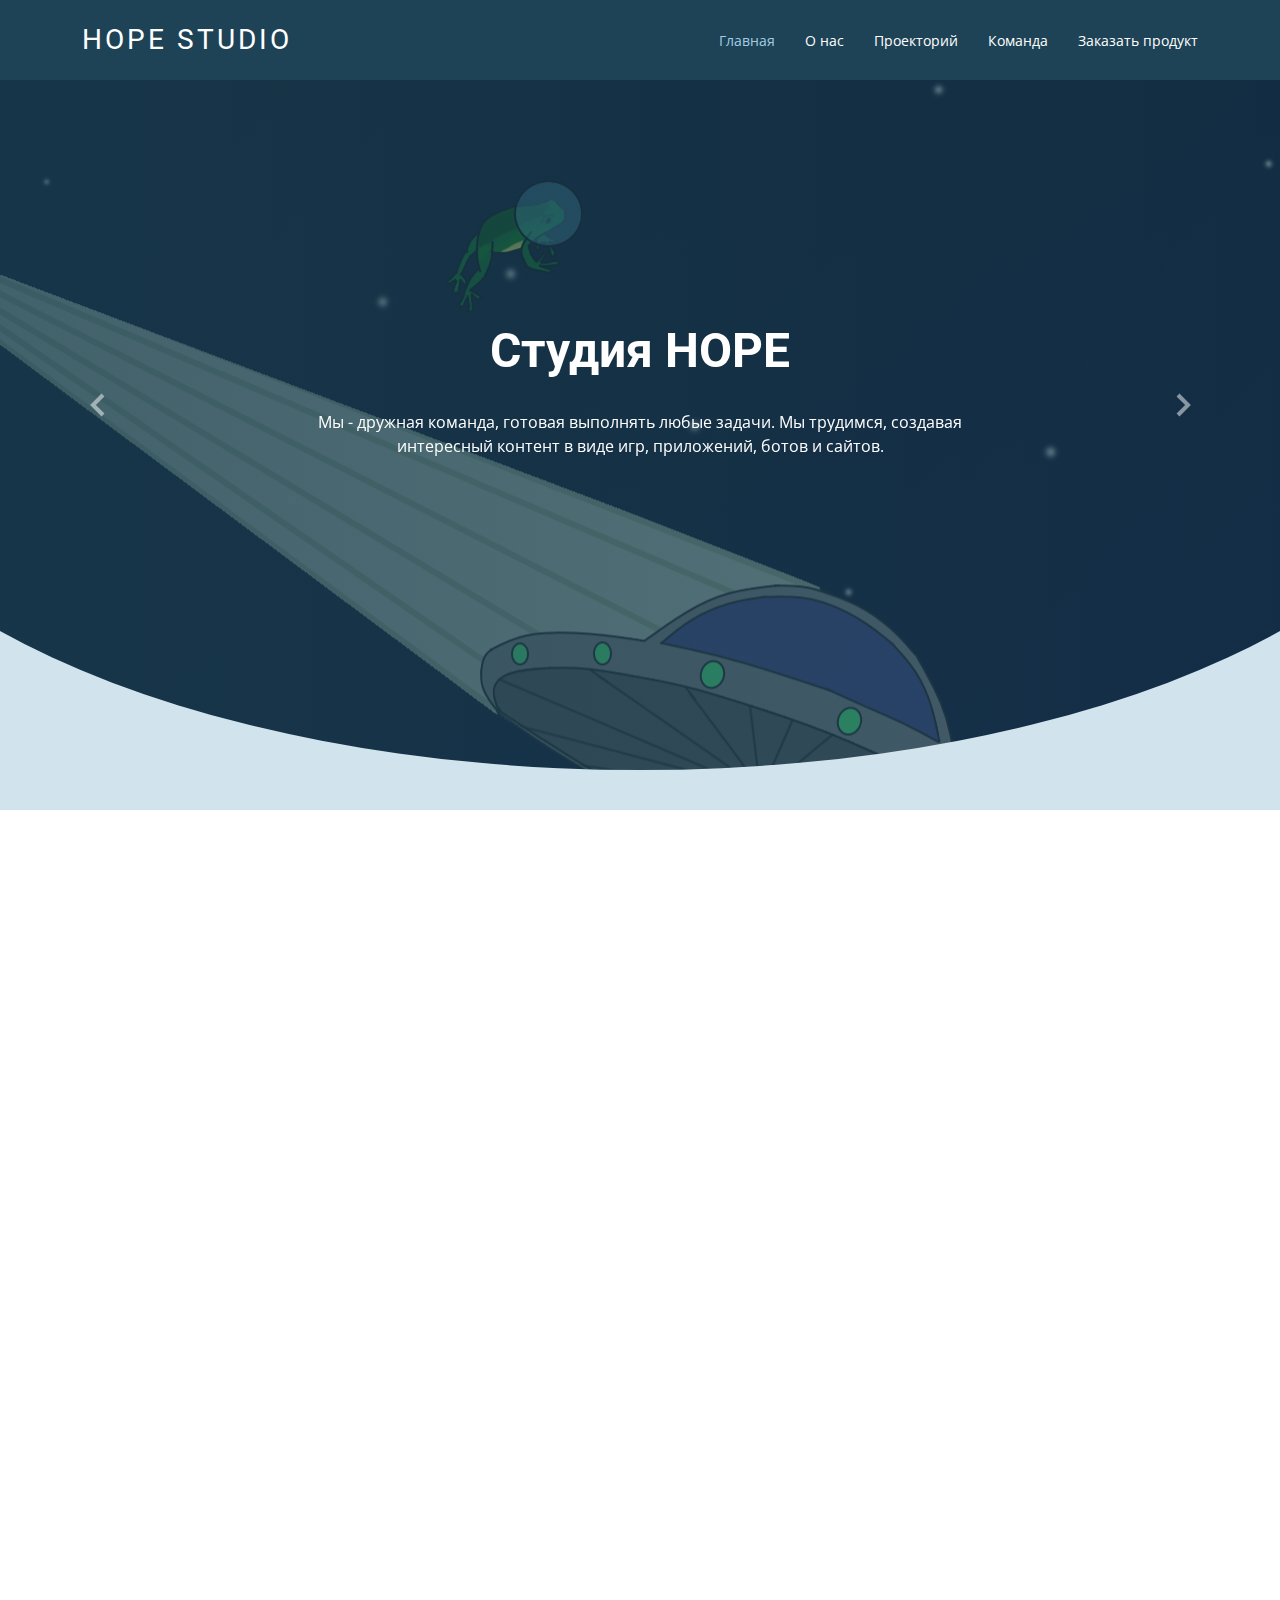
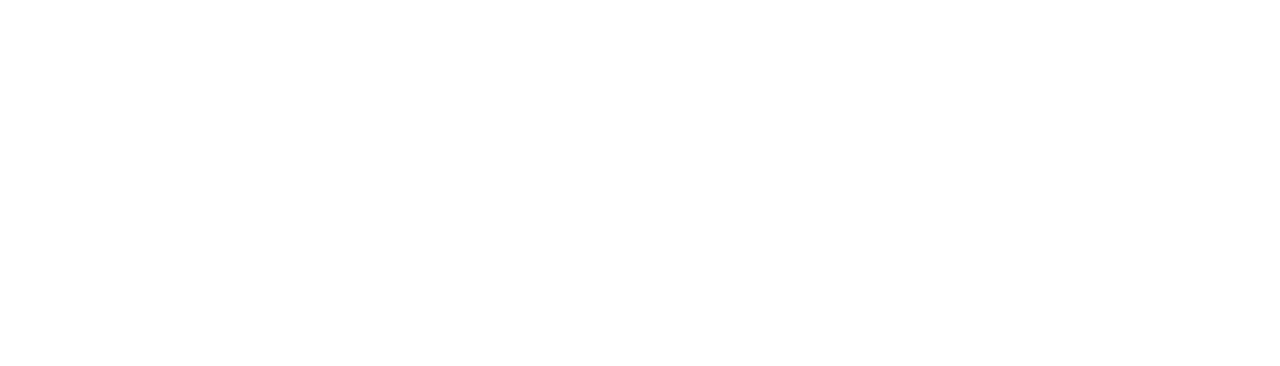
<file: index.html>
<!DOCTYPE html>
<html lang="en">

<head>
  <meta charset="utf-8">
  <meta content="width=device-width, initial-scale=1.0" name="viewport">

  <title>HOPE Studio</title>
  <meta content="" name="description">
  <meta content="" name="keywords">

  <link href= "https://befrimon.github.io/HOPE-site/assets/img/favicon.png" rel="icon">
  <link href= "https://befrimon.github.io/HOPE-site/assets/img/apple-touch-icon.png" rel="apple-touch-icon">

  <link href="https://fonts.googleapis.com/css?family=Open+Sans:300,300i,400,400i,600,600i,700,700i|Roboto:300,300i,400,400i,500,500i,700,700i&display=swap" rel="stylesheet">

  <link href= "https://befrimon.github.io/HOPE-site/assets/vendor/animate.css/animate.min.css" rel="stylesheet">
  <link href= "https://befrimon.github.io/HOPE-site/assets/vendor/aos/aos.css" rel="stylesheet">
  <link href= "https://befrimon.github.io/HOPE-site/assets/vendor/bootstrap/css/bootstrap.min.css" rel="stylesheet">
  <link href= "https://befrimon.github.io/HOPE-site/assets/vendor/bootstrap-icons/bootstrap-icons.css" rel="stylesheet">
  <link href= "https://befrimon.github.io/HOPE-site/assets/vendor/boxicons/css/boxicons.min.css" rel="stylesheet">
  <link href= "https://befrimon.github.io/HOPE-site/assets/vendor/glightbox/css/glightbox.min.css" rel="stylesheet">
  <link href= "https://befrimon.github.io/HOPE-site/assets/vendor/swiper/swiper-bundle.min.css" rel="stylesheet">
  <link href= "https://befrimon.github.io/HOPE-site/assets/css/style.css" rel="stylesheet">
</head>

<body>
  <header id="header" class="fixed-top d-flex align-items-center header-transparent">
    <div class="container d-flex justify-content-between align-items-center">

      <div class="logo">
        <h1 class="text-light"><a href="index.html"><span>HOPE Studio</span></a></h1>
      </div>

      <nav id="navbar" class="navbar">
        <ul>
          <li><a class="active" href="https://befrimon.github.io/HOPE-site">Главная</a></li>
          <li><a href="https://befrimon.github.io/HOPE-site/about">О нас</a></li>
          <li><a href="https://befrimon.github.io/HOPE-site/projects">Проекторий</a></li>
          <li><a href="https://befrimon.github.io/HOPE-site/team">Команда</a></li>
          <li><a href="https://forms.gle/djeTDtcCwv5vTAN46">Заказать продукт</a></li>
        </ul>
        <i class="bi bi-list mobile-nav-toggle"></i>
      </nav>
    </div>
  </header>

  <section id="hero" class="d-flex justify-cntent-center align-items-center">
    <div id="heroCarousel" class="container carousel carousel-fade" data-bs-ride="carousel" data-bs-interval="5000">
      <div class="carousel-item active">
        <div class="carousel-container">
          <h2 class="animate__animated animate__fadeInDown">Студия <span>HOPE</span></h2>
          <p class="animate__animated animate__fadeInUp">Мы - дружная команда, готовая выполнять любые задачи. Мы трудимся, создавая интересный контент в виде игр, приложений, ботов и сайтов.</p>
          <!-- <a href="" class="btn-get-started animate__animated animate__fadeInUp">Read More</a> -->
        </div>
      </div>

      <div class="carousel-item">
        <div class="carousel-container">
          <h2 class="animate__animated animate__fadeInDown">Созданы создавать для людей</h2>
          <p class="animate__animated animate__fadeInUp">Мы готовы создать приложение конкретно для Вас. Напишите нам, опишите ваш заказ и мы создадим его. В нашем списке для создания есть: боты (на разных площадках), приложения и дополнения к ним, сайты.</p>
          <!-- <a href="" class="btn-get-started animate__animated animate__fadeInUp">Read More</a> -->
        </div>
      </div>

      <div class="carousel-item">
        <div class="carousel-container">
          <h2 class="animate__animated animate__fadeInDown">Дружный коллектив</h2>
          <p class="animate__animated animate__fadeInUp">У Вас есть какие-то навыки в индустрии ИТ? Тогда наша студия готова принять Вас. Запишитесь на собеседование и расскажите о себе, чтобы работать с нами!</p>
          <!-- <a href="" class="btn-get-started animate__animated animate__fadeInUp">Read More</a> -->
        </div>
      </div>

      <a class="carousel-control-prev" href="#heroCarousel" role="button" data-bs-slide="prev">
        <span class="carousel-control-prev-icon bx bx-chevron-left" aria-hidden="true"></span>
      </a>

      <a class="carousel-control-next" href="#heroCarousel" role="button" data-bs-slide="next">
        <span class="carousel-control-next-icon bx bx-chevron-right" aria-hidden="true"></span>
      </a>

    </div>
  </section>

  <main id="main">
    <section class="why-us section-bg" data-aos="fade-up" date-aos-delay="200">
      <div class="container">

        <div class="row">
          <div class="col-lg-6 video-box">
            <img src= "https://befrimon.github.io/HOPE-site/assets/img/why_us.png" class="img-fluid" alt="">
            <!-- <a href="https://www.youtube.com/watch?v=jDDaplaOz7Q" class="venobox play-btn mb-4" data-vbtype="video" data-autoplay="true"></a> -->
          </div>

          <div class="col-lg-6 d-flex flex-column justify-content-center p-5">
            <div class="icon-box">
              <div class="icon"><i class="bx bx-fingerprint"></i></div>
              <h4 class="title"><a href="">Почему мы?</a></h4>
              <p class="description">Мы можем оперативно создать нужный продукт для Вас. Наши цены ниже, чем у остальных, но мы делаем не менее качественные продукты.</p>
            </div>

            <div class="icon-box">
              <div class="icon"><i class="bx bx-gift"></i></div>
              <h4 class="title"><a href="">Дарим подарки</a></h4>
              <p class="description">Многие наши клиенты могут получить подарки от нас. Например, на Ваш день рождения.</p>
            </div>
          </div>
        </div>
      </div>
    </section>
  </main>

  <footer id="footer" data-aos="fade-up" data-aos-easing="ease-in-out" data-aos-duration="500">
    <div class="footer-top">
      <div class="container">
        <div class="row">

          <div class="col-lg-3 col-md-6 footer-links">
            <h4>Основное</h4>
            <ul>
              <li><i class="bx bx-chevron-right"></i> <a href="https://hope-studio.ga">Главная</a></li>
              <li><i class="bx bx-chevron-right"></i> <a href="https://hope-studio.ga/about">О нас</a></li>
              <li><i class="bx bx-chevron-right"></i> <a href="https://hope-studio.ga/projects">Проекторий</a></li>
            </ul>
          </div>

          <div class="col-lg-3 col-md-6 footer-links">
            <h4>Наши продукты</h4>
            <ul>
              <li><i class="bx bx-chevron-right"></i> <a href="https://hope-studio.ga/projects">Наши игры</a></li>
              <li><i class="bx bx-chevron-right"></i> <a href="https://hope-studio.ga/projects">Наши боты</a></li>
              <li><i class="bx bx-chevron-right"></i> <a href="https://forms.gle/djeTDtcCwv5vTAN46">Заказать продукт</a></li>
            </ul>
          </div>

          <div class="col-lg-3 col-md-6 footer-contact">
            <h4>Контактные данные</h4>
            <p>
              ул. Автовская д. 5<br>
              г. Санкт-Петербург, <br>
              Россия <br><br>
              <strong>Telegram:</strong>+7 (931) 333-13-01<br>
              <strong>Email:</strong> hope.friends.393@gmail.com<br>
            </p>
          </div>

          <div class="col-lg-3 col-md-6 footer-info">
            <h3>Другие ссылки</h3>
            <p>Нас можно найти в социальных сетях. Подписывайтесь, чтобы не пропускать главные новости нашей студии.</p>
            <div class="social-links mt-3">
                Тут должны быть ссылки, возможно, они появятся...
            </div>
          </div>

        </div>
      </div>
    </div>

    <div class="container">
      <div class="copyright">
        &copy; Copyright <strong><span>HOPE Studio</span></strong>. All Rights Reserved
      </div>
    </div>
</footer>

  <a href="#" class="back-to-top d-flex align-items-center justify-content-center"><i class="bi bi-arrow-up-short"></i></a>

  <!-- Vendor JS Files -->
  <script src="https://befrimon.github.io/HOPE-site/assets/vendor/purecounter/purecounter_vanilla.js"></script>
  <script src="https://befrimon.github.io/HOPE-site/assets/vendor/aos/aos.js"></script>
  <script src="https://befrimon.github.io/HOPE-site/assets/vendor/bootstrap/js/bootstrap.bundle.min.js"></script>
  <script src="https://befrimon.github.io/HOPE-site/assets/vendor/glightbox/js/glightbox.min.js"></script>
  <script src="https://befrimon.github.io/HOPE-site/assets/vendor/isotope-layout/isotope.pkgd.min.js"></script>
  <script src="https://befrimon.github.io/HOPE-site/assets/vendor/swiper/swiper-bundle.min.js"></script>
  <script src="https://befrimon.github.io/HOPE-site/assets/vendor/waypoints/noframework.waypoints.js"></script>
  <script src="https://befrimon.github.io/HOPE-site/assets/vendor/php-email-form/validate.js"></script>

  <!-- Template Main JS File -->
  <script src="https://befrimon.github.io/HOPE-site/assets/js/main.js"></script>

</body>

</html>
</file>
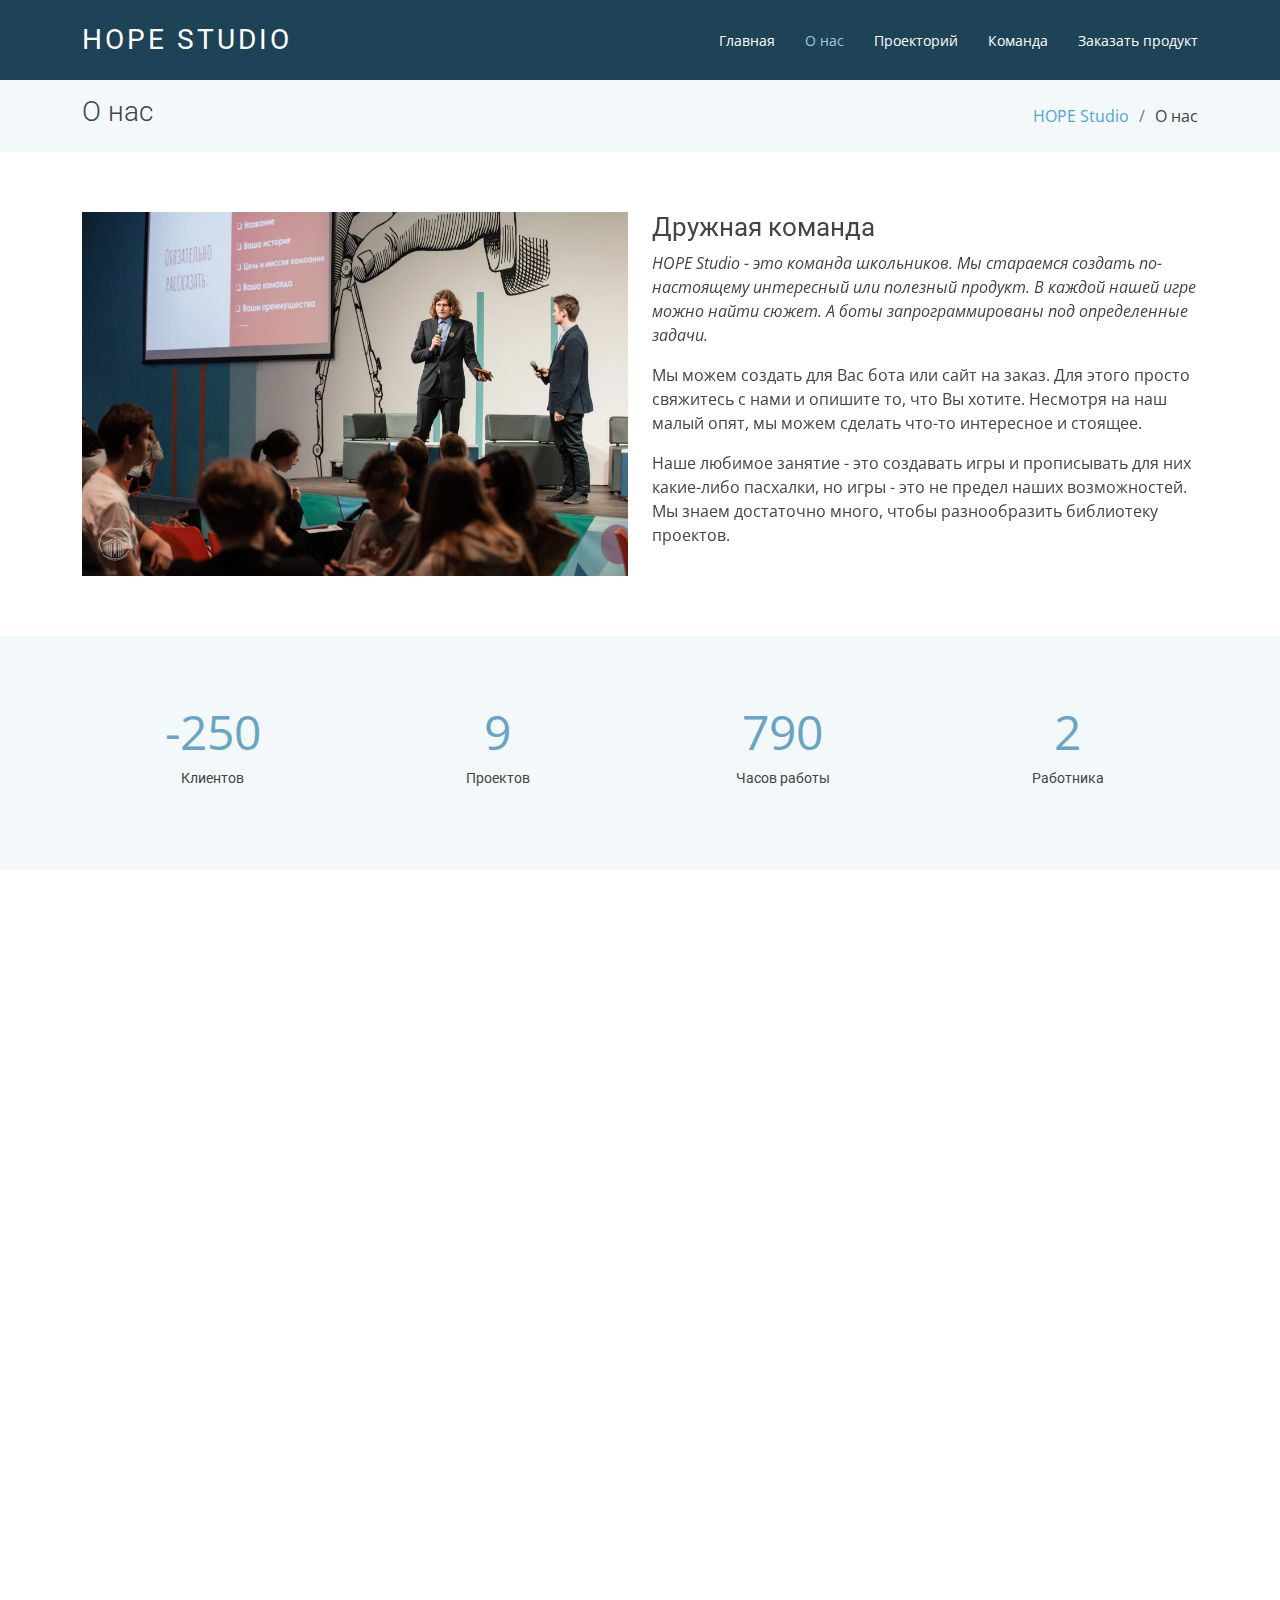
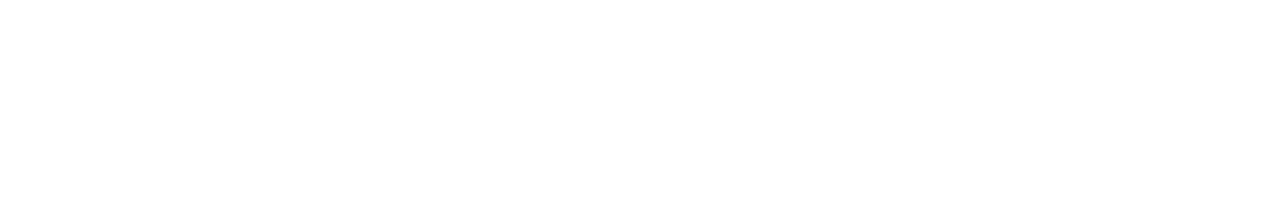
<file: about/index.html>
<!DOCTYPE html>
<html lang="en">

<head>
  <meta charset="utf-8">
  <meta content="width=device-width, initial-scale=1.0" name="viewport">

  <title>HOPE Studio | О нас</title>
  <meta content="" name="description">
  <meta content="" name="keywords">

  <link href= "https://befrimon.github.io/HOPE-site/assets/img/favicon.png" rel="icon">
  <link href= "https://befrimon.github.io/HOPE-site/assets/img/apple-touch-icon.png" rel="apple-touch-icon">

  <link href="https://fonts.googleapis.com/css?family=Open+Sans:300,300i,400,400i,600,600i,700,700i|Roboto:300,300i,400,400i,500,500i,700,700i&display=swap" rel="stylesheet">

  <link href= "https://befrimon.github.io/HOPE-site/assets/vendor/animate.css/animate.min.css" rel="stylesheet">
  <link href= "https://befrimon.github.io/HOPE-site/assets/vendor/aos/aos.css" rel="stylesheet">
  <link href= "https://befrimon.github.io/HOPE-site/assets/vendor/bootstrap/css/bootstrap.min.css" rel="stylesheet">
  <link href= "https://befrimon.github.io/HOPE-site/assets/vendor/bootstrap-icons/bootstrap-icons.css" rel="stylesheet">
  <link href= "https://befrimon.github.io/HOPE-site/assets/vendor/boxicons/css/boxicons.min.css" rel="stylesheet">
  <link href= "https://befrimon.github.io/HOPE-site/assets/vendor/glightbox/css/glightbox.min.css" rel="stylesheet">
  <link href= "https://befrimon.github.io/HOPE-site/assets/vendor/swiper/swiper-bundle.min.css" rel="stylesheet">

  <link href= "https://befrimon.github.io/HOPE-site/assets/css/style.css" rel="stylesheet">
</head>
<body>

  <header id="header" class="fixed-top d-flex align-items-center header-transparent">
    <div class="container d-flex justify-content-between align-items-center">

      <div class="logo">
        <h1 class="text-light"><a href= "https://befrimon.github.io/HOPE-site"><span>HOPE Studio</span></a></h1>
      </div>

      <nav id="navbar" class="navbar">
        <ul>
          <li><a href= "https://befrimon.github.io/HOPE-site">Главная</a></li>
          <li><a class="active" href="https://befrimon.github.io/HOPE-site/about">О нас</a></li>
          <li><a href= "https://befrimon.github.io/HOPE-site/projects">Проекторий</a></li>
          <li><a href= "https://befrimon.github.io/HOPE-site/team">Команда</a></li>
          <li><a href= "https://forms.gle/djeTDtcCwv5vTAN46">Заказать продукт</a></li>
        </ul>
        <i class="bi bi-list mobile-nav-toggle"></i>
      </nav>
    </div>
  </header>

  <main id="main">
    <section class="breadcrumbs">
      <div class="container">
        <div class="d-flex justify-content-between align-items-center">
          <h2>О нас</h2>
          <ol>
          <li><a href="https://befrimon.github.io/HOPE-site/">HOPE Studio</a></li>
            <li>О нас</li>
          </ol>
        </div>
      </div>
    </section>

    <section class="about" data-aos="fade-up">
      <div class="container">

        <div class="row">
          <div class="col-lg-6">
            <img src= "https://befrimon.github.io/HOPE-site/assets/img/about.jpg" class="img-fluid" alt="">
          </div>
          <div class="col-lg-6 pt-4 pt-lg-0">
            <h3>Дружная команда</h3>
            <p class="fst-italic">HOPE Studio - это команда школьников. Мы стараемся создать по-настоящему интересный или полезный продукт. В каждой нашей игре можно найти сюжет. А боты запрограммированы под определенные задачи.</p>
            <!--
            <ul>
              <li><i class="bi bi-check2-circle"></i> Ullamco laboris nisi ut aliquip ex ea commodo consequat.</li>
              <li><i class="bi bi-check2-circle"></i> Duis aute irure dolor in reprehenderit in voluptate velit.</li>
              <li><i class="bi bi-check2-circle"></i> Ullamco laboris nisi ut aliquip ex ea commodo consequat. Duis aute irure dolor in reprehenderit in voluptate trideta storacalaperda mastiro dolore eu fugiat nulla pariatur.</li>
            </ul>
            -->
            <p>Мы можем создать для Вас бота или сайт на заказ. Для этого просто свяжитесь с нами и опишите то, что Вы хотите. Несмотря на наш малый опят, мы можем сделать что-то интересное и стоящее.</p>
          <p>Наше любимое занятие - это создавать игры и прописывать для них какие-либо пасхалки, но игры - это не предел наших возможностей. Мы знаем достаточно много, чтобы разнообразить библиотеку проектов.</p>
          </div>
        </div>

      </div>
    </section>

    <section class="facts section-bg" data-aos="fade-up">
      <div class="container">

        <div class="row counters">

          <div class="col-lg-3 col-6 text-center">
            <span data-purecounter-start="0" data-purecounter-end="-250" data-purecounter-duration="-1" class="purecounter"></span>
            <p>Клиентов</p>
          </div>

          <div class="col-lg-3 col-6 text-center">
            <span data-purecounter-start="0" data-purecounter-end="13" data-purecounter-duration="1" class="purecounter"></span>
            <p>Проектов</p>
          </div>

          <div class="col-lg-3 col-6 text-center">
            <span data-purecounter-start="0" data-purecounter-end="1097" data-purecounter-duration="1" class="purecounter"></span>
            <p>Часов работы</p>
          </div>

          <div class="col-lg-3 col-6 text-center">
            <span data-purecounter-start="0" data-purecounter-end="3" data-purecounter-duration="1" class="purecounter"></span>
            <p>Работника</p>
          </div>
        </div>
      </div>
    </section>

    <!-- ======= Our Skills Section ======= -->
    <section class="skills" data-aos="fade-up">
      <div class="container">

        <div class="section-title">
          <h2>Наши навыки</h2>
          <p>Небольшая статистика умений команды. В графике использованы навыки лучшего в этой сфере</p>
        </div>

        <div class="skills-content">

          <div class="progress">
            <div class="progress-bar bg-success" role="progressbar" aria-valuenow="93" aria-valuemin="0" aria-valuemax="100">
              <span class="skill">Godot Engine <i class="val">93%</i></span>
            </div>
          </div>

          <div class="progress">
            <div class="progress-bar bg-info" role="progressbar" aria-valuenow="89" aria-valuemin="0" aria-valuemax="100">
              <span class="skill">Unity Engine  <i class="val">89%</i></span>
            </div>
          </div>

          <div class="progress">
            <div class="progress-bar bg-danger" role="progressbar" aria-valuenow="87" aria-valuemin="0" aria-valuemax="100">
              <span class="skill">Дизайн <i class="val">87%</i></span>
            </div>
          </div>

          <div class="progress">
            <div class="progress-bar bg-warning" role="progressbar" aria-valuenow="77" aria-valuemin="0" aria-valuemax="100">
              <span class="skill">HTML/CSS <i class="val">77%</i></span>
            </div>
          </div>
          </div>
        </div>
    </section>
  </main>

 <footer id="footer" data-aos="fade-up" data-aos-easing="ease-in-out" data-aos-duration="500">
    <div class="footer-top">
      <div class="container">
        <div class="row">

          <div class="col-lg-3 col-md-6 footer-links">
            <h4>Основное</h4>
            <ul>
              <li><i class="bx bx-chevron-right"></i> <a href="https://hope-studio.ga">Главная</a></li>
              <li><i class="bx bx-chevron-right"></i> <a href="https://hope-studio.ga/about">О нас</a></li>
              <li><i class="bx bx-chevron-right"></i> <a href="https://hope-studio.ga/projects">Проекторий</a></li>
            </ul>
          </div>

          <div class="col-lg-3 col-md-6 footer-links">
            <h4>Наши продукты</h4>
            <ul>
              <li><i class="bx bx-chevron-right"></i> <a href="https://hope-studio.ga/projects">Наши игры</a></li>
              <li><i class="bx bx-chevron-right"></i> <a href="https://hope-studio.ga/projects">Наши боты</a></li>
              <li><i class="bx bx-chevron-right"></i> <a href="https://forms.gle/djeTDtcCwv5vTAN46">Заказать продукт</a></li>
            </ul>
          </div>

          <div class="col-lg-3 col-md-6 footer-contact">
            <h4>Контактные данные</h4>
            <p>
              ул. Автовская д. 5<br>
              г. Санкт-Петербург, <br>
              Россия <br><br>
              <strong>Telegram:</strong>+7 (931) 333-13-01<br>
              <strong>Email:</strong> hope.friends.393@gmail.com<br>
            </p>
          </div>

          <div class="col-lg-3 col-md-6 footer-info">
            <h3>Другие ссылки</h3>
            <p>Нас можено найти в социальных сетях. Подписывайтесь, чтобы не пропускать главные новости нашей студии.</p>
            <div class="social-links mt-3">
                Тут должны быть ссылки, возможно, они появяться...
            </div>
          </div>

        </div>
      </div>
    </div>

    <div class="container">
      <div class="copyright">
        &copy; Copyright <strong><span>HOPE Studio</span></strong>. All Rights Reserved
      </div>
    </div>
</footer>

  <a href="#" class="back-to-top d-flex align-items-center justify-content-center"><i class="bi bi-arrow-up-short"></i></a>

  <!-- Vendor JS Files -->
  <script src="https://befrimon.github.io/HOPE-site/assets/vendor/purecounter/purecounter_vanilla.js"></script>
  <script src="https://befrimon.github.io/HOPE-site/assets/vendor/aos/aos.js"></script>
  <script src="https://befrimon.github.io/HOPE-site/assets/vendor/bootstrap/js/bootstrap.bundle.min.js"></script>
  <script src="https://befrimon.github.io/HOPE-site/assets/vendor/glightbox/js/glightbox.min.js"></script>
  <script src="https://befrimon.github.io/HOPE-site/assets/vendor/isotope-layout/isotope.pkgd.min.js"></script>
  <script src="https://befrimon.github.io/HOPE-site/assets/vendor/swiper/swiper-bundle.min.js"></script>
  <script src="https://befrimon.github.io/HOPE-site/assets/vendor/waypoints/noframework.waypoints.js"></script>
  <script src="https://befrimon.github.io/HOPE-site/assets/vendor/php-email-form/validate.js"></script>

  <!-- Template Main JS File -->
  <script src="https://befrimon.github.io/HOPE-site/assets/js/main.js"></script>

</body>

</html>
</file>
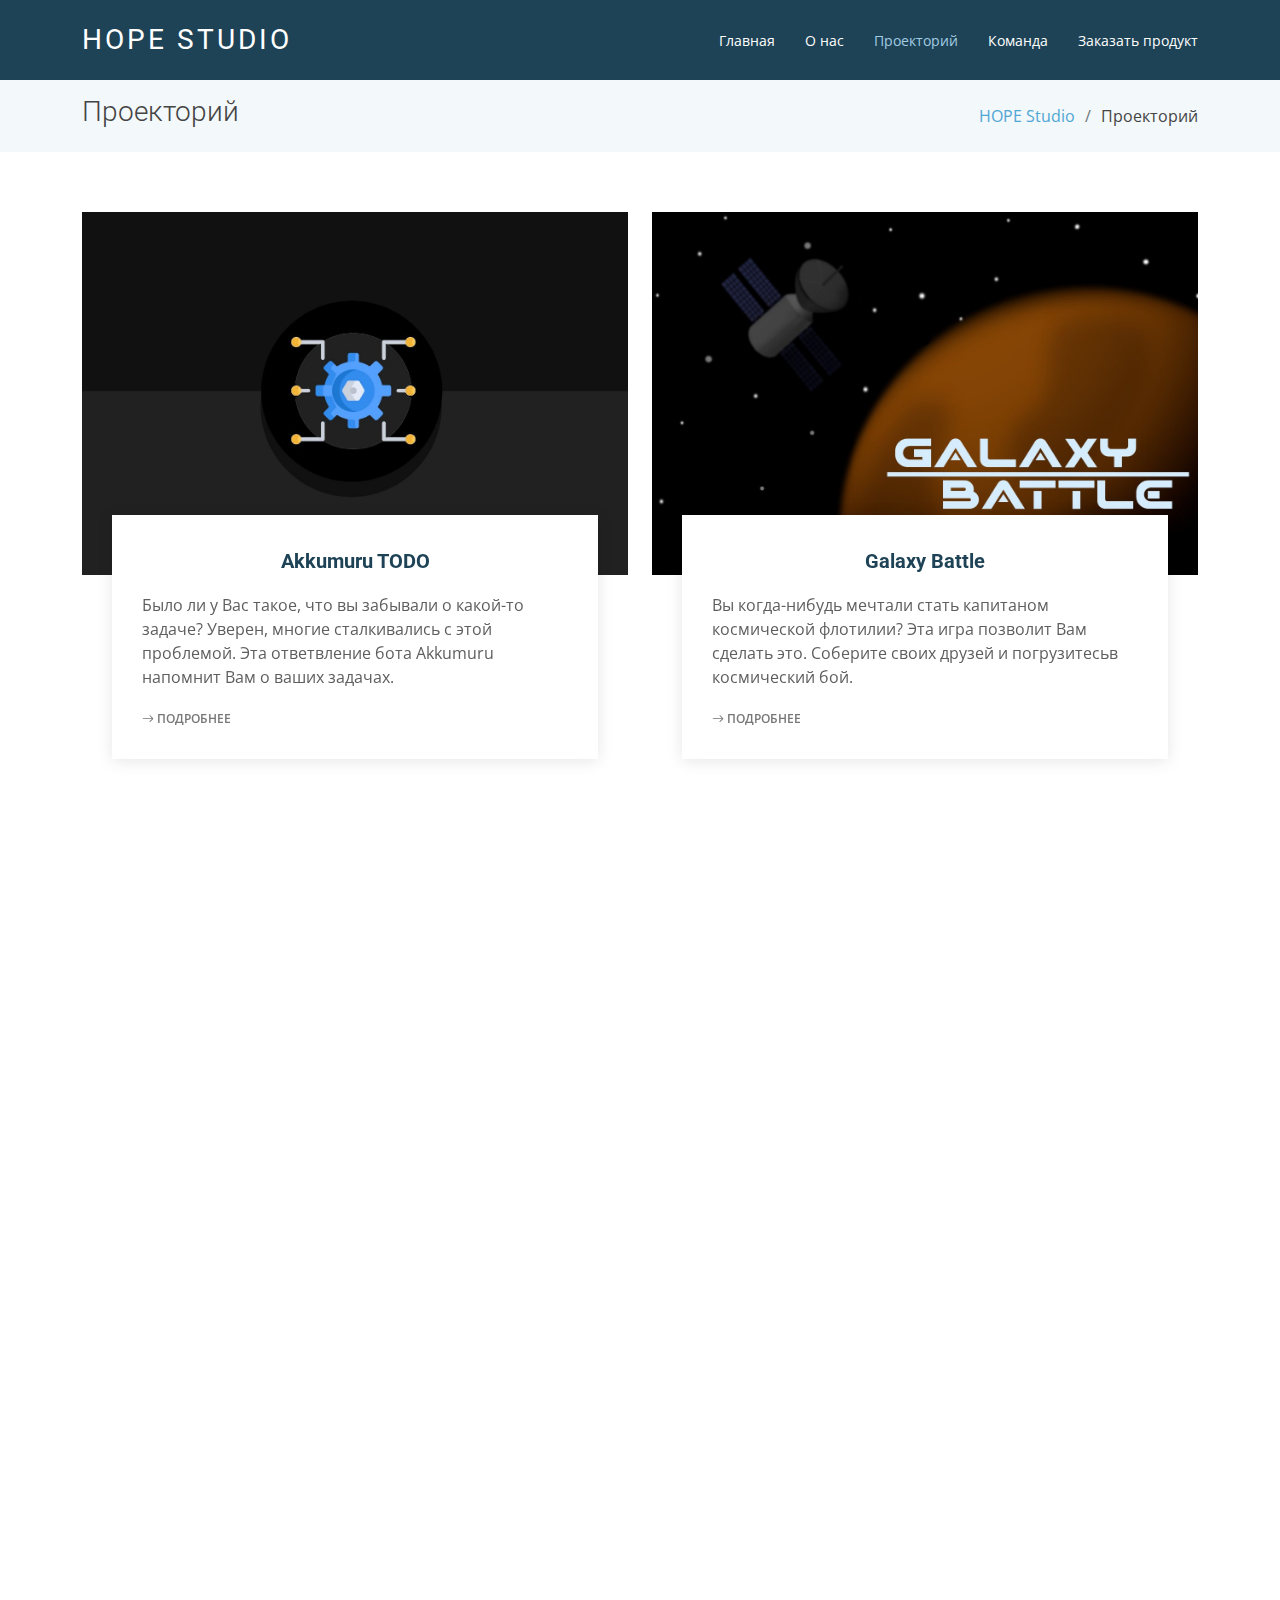
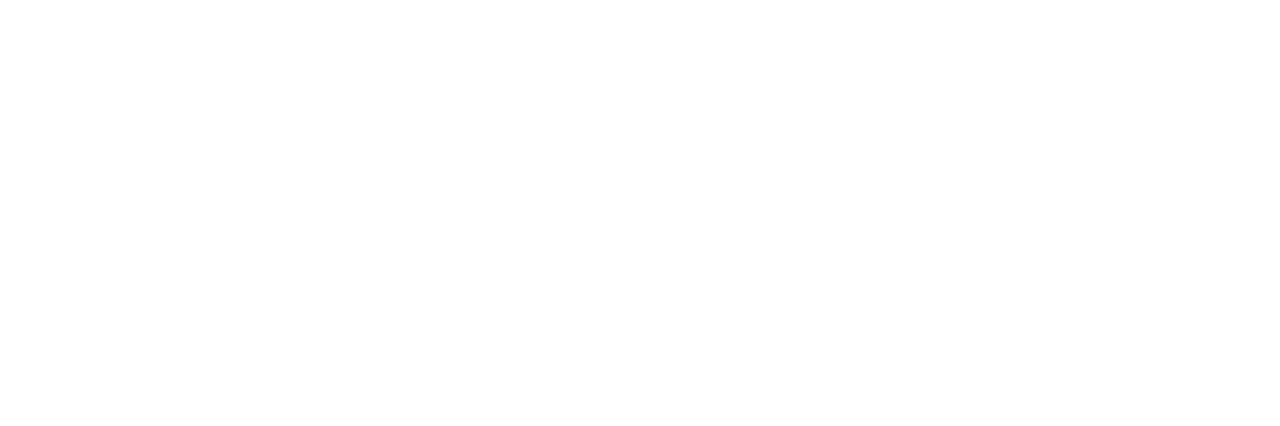
<file: projects/index.html>
<!DOCTYPE html>
<html lang="en">

<head>
  <meta charset="utf-8">
  <meta content="width=device-width, initial-scale=1.0" name="viewport">

  <title>HOPE Studio | Проекторий</title>
  <meta content="" name="description">
  <meta content="" name="keywords">

  <link href="https://befrimon.github.io/HOPE-site/assets/img/favicon.png" rel="icon">
  <link href="https://befrimon.github.io/HOPE-site/assets/img/apple-touch-icon.png" rel="apple-touch-icon">

  <link href="https://fonts.googleapis.com/css?family=Open+Sans:300,300i,400,400i,600,600i,700,700i|Roboto:300,300i,400,400i,500,500i,700,700i&display=swap" rel="stylesheet">

  <link href="https://befrimon.github.io/HOPE-site/assets/vendor/animate.css/animate.min.css" rel="stylesheet">
  <link href="https://befrimon.github.io/HOPE-site/assets/vendor/aos/aos.css" rel="stylesheet">
  <link href="https://befrimon.github.io/HOPE-site/assets/vendor/bootstrap/css/bootstrap.min.css" rel="stylesheet">
  <link href="https://befrimon.github.io/HOPE-site/assets/vendor/bootstrap-icons/bootstrap-icons.css" rel="stylesheet">
  <link href="https://befrimon.github.io/HOPE-site/assets/vendor/boxicons/css/boxicons.min.css" rel="stylesheet">
  <link href="https://befrimon.github.io/HOPE-site/assets/vendor/glightbox/css/glightbox.min.css" rel="stylesheet">
  <link href="https://befrimon.github.io/HOPE-site/assets/vendor/swiper/swiper-bundle.min.css" rel="stylesheet">

  <link href="https://befrimon.github.io/HOPE-site/assets/css/style.css" rel="stylesheet">
</head>

<body>

  <header id="header" class="fixed-top d-flex align-items-center header-transparent">
    <div class="container d-flex justify-content-between align-items-center">

      <div class="logo">
        <h1 class="text-light"><a href="index.html"><span>HOPE Studio</span></a></h1>
      </div>

      <nav id="navbar" class="navbar">
        <ul>
          <li><a href="https://befrimon.github.io/HOPE-site">Главная</a></li>
          <li><a href="https://befrimon.github.io/HOPE-site/about">О нас</a></li>
          <li><a class="active" href="https://befrimon.github.io/HOPE-site/projects">Проекторий</a></li>
          <li><a href="https://befrimon.github.io/HOPE-site/team">Команда</a></li>
          <li><a href="https://forms.gle/djeTDtcCwv5vTAN46">Заказать продукт</a></li>
        </ul>
        <i class="bi bi-list mobile-nav-toggle"></i>
      </nav>
    </div>
  </header>

  <main id="main">
    <section class="breadcrumbs">
      <div class="container">

        <div class="d-flex justify-content-between align-items-center">
          <h2>Проекторий</h2>
          <ol>
          <li><a href="https://befrimon.github.io/HOPE-site/">HOPE Studio</a></li>
            <li>Проекторий</li>
          </ol>
        </div>

      </div>
    </section>

    <section class="service-details">
      <div class="container">

        <div class="row">
          <div class="col-md-6 d-flex align-items-stretch" data-aos="fade-up">
            <div class="card">
              <div class="card-img">
                <img src="https://befrimon.github.io/HOPE-site/assets/img/gallery-1.jpg" alt="...">
              </div>
              <div class="card-body">
                <h5 class="card-title"><a href="https://befrimon.github.io/HOPE-site/projects/akkumuru-todo">Akkumuru TODO</a></h5>
                <p class="card-text">Было ли у Вас такое, что вы забывали о какой-то задаче? Уверен, многие сталкивались с этой проблемой. Эта ответвление бота Akkumuru напомнит Вам о ваших задачах.</p>
                <div class="read-more"><a href="https://befrimon.github.io/HOPE-site/projects/akkumuru-todo"><i class="bi bi-arrow-right"></i> Подробнее</a></div>
              </div>
            </div>
          </div>
          <div class="col-md-6 d-flex align-items-stretch" data-aos="fade-up">
            <div class="card">
              <div class="card-img">
                <img src="https://befrimon.github.io/HOPE-site/assets/img/gallery-2.jpg" alt="...">
              </div>
              <div class="card-body">
                <h5 class="card-title"><a href="https://befrimon.github.io/HOPE-site/projects/galaxy-battle">Galaxy Battle</a></h5>
              <p class="card-text">Вы когда-нибудь мечтали стать капитаном космической флотилии? Эта игра позволит Вам сделать это. Соберите своих друзей и погрузитесьв космический бой.</p>
                <div class="read-more"><a href="https://befrimon.github.io/HOPE-site/projects/galaxy-battle"><i class="bi bi-arrow-right"></i> Подробнее</a></div>
              </div>
            </div>

          </div>
          <div class="col-md-6 d-flex align-items-stretch" data-aos="fade-up">
            <div class="card">
              <div class="card-img">
                <img src="https://befrimon.github.io/HOPE-site/assets/img/gallery-3.jpg" alt="...">
              </div>
              <div class="card-body">
                <h5 class="card-title"><a href="https://befrimon.github.io/HOPE-site/projects/moon-colony">Moon Colony</a></h5>
                <p class="card-text">На планете XRN-9823 технологический прогресс - новые и новые изобретения начинают править миром. И вот, эксперименты с атомными технологиями привели к катастрофе. Есть только одно спасение - спутник Анетос. Главнокомандующий, помогите нашей колонии развиться и вытеснить другие государства с "луны"!</p>
                <div class="read-more"><a href="https://befrimon.github.io/HOPE-site/projects/moon-colony"><i class="bi bi-arrow-right"></i> Подробнее</a></div>
              </div>
            </div>
          </div>
          <div class="col-md-6 d-flex align-items-stretch" data-aos="fade-up">
            <div class="card">
              <div class="card-img">
                <img src="https://befrimon.github.io/HOPE-site/assets/img/gallery-4.jpg" alt="...">
              </div>
              <div class="card-body">
                <h5 class="card-title"><a href="https://befrimon.github.io/HOPE-site/projects/unfulfilled-hope">Unfulfilled Hope</a></h5>
                <p class="card-text">Экономический кризис привел многих жителей страны в отчаяние. Наш герой не исключение. Связавшись с мафией вы решаете, какой путь он пройдет: искупление вины или же принятие бесконечного хаоса...</p>
                <div class="read-more"><a href="https://befrimon.github.io/HOPE-site/projects/unfulfilled-hope"><i class="bi bi-arrow-right"></i> Подробнее</a></div>
              </div>
            </div>
          </div>
        </div>

      </div>
    </section>
  </main>

 <footer id="footer" data-aos="fade-up" data-aos-easing="ease-in-out" data-aos-duration="500">
    <div class="footer-top">
      <div class="container">
        <div class="row">

          <div class="col-lg-3 col-md-6 footer-links">
            <h4>Основное</h4>
            <ul>
              <li><i class="bx bx-chevron-right"></i> <a href="https://hope-studio.ga">Главная</a></li>
              <li><i class="bx bx-chevron-right"></i> <a href="https://hope-studio.ga/about">О нас</a></li>
              <li><i class="bx bx-chevron-right"></i> <a href="https://hope-studio.ga/projects">Проекторий</a></li>
            </ul>
          </div>

          <div class="col-lg-3 col-md-6 footer-links">
            <h4>Наши продукты</h4>
            <ul>
              <li><i class="bx bx-chevron-right"></i> <a href="https://hope-studio.ga/projects">Наши игры</a></li>
              <li><i class="bx bx-chevron-right"></i> <a href="https://hope-studio.ga/projects">Наши боты</a></li>
              <li><i class="bx bx-chevron-right"></i> <a href="https://forms.gle/djeTDtcCwv5vTAN46">Заказать продукт</a></li>
            </ul>
          </div>

          <div class="col-lg-3 col-md-6 footer-contact">
            <h4>Контактные данные</h4>
            <p>
              ул. Автовская д. 5<br>
              г. Санкт-Петербург, <br>
              Россия <br><br>
              <strong>Telegram:</strong>+7 (931) 333-13-01<br>
              <strong>Email:</strong> hope.friends.393@gmail.com<br>
            </p>
          </div>

          <div class="col-lg-3 col-md-6 footer-info">
            <h3>Другие ссылки</h3>
            <p>Нас можно найти в социальных сетях. Подписывайтесь, чтобы не пропускать главные новости нашей студии.</p>
            <div class="social-links mt-3">
                Тут должны быть ссылки, возможно, они появятся...
            </div>
          </div>

        </div>
      </div>
    </div>

    <div class="container">
      <div class="copyright">
        &copy; Copyright <strong><span>HOPE Studio</span></strong>. All Rights Reserved
      </div>
    </div>
</footer>

  <a href="#" class="back-to-top d-flex align-items-center justify-content-center"><i class="bi bi-arrow-up-short"></i></a>

  <!-- Vendor JS Files -->
  <script src="https://befrimon.github.io/HOPE-site/assets/vendor/purecounter/purecounter_vanilla.js"></script>
  <script src="https://befrimon.github.io/HOPE-site/assets/vendor/aos/aos.js"></script>
  <script src="https://befrimon.github.io/HOPE-site/assets/vendor/bootstrap/js/bootstrap.bundle.min.js"></script>
  <script src="https://befrimon.github.io/HOPE-site/assets/vendor/glightbox/js/glightbox.min.js"></script>
  <script src="https://befrimon.github.io/HOPE-site/assets/vendor/isotope-layout/isotope.pkgd.min.js"></script>
  <script src="https://befrimon.github.io/HOPE-site/assets/vendor/swiper/swiper-bundle.min.js"></script>
  <script src="https://befrimon.github.io/HOPE-site/assets/vendor/waypoints/noframework.waypoints.js"></script>
  <script src="https://befrimon.github.io/HOPE-site/assets/vendor/php-email-form/validate.js"></script>

  <!-- Template Main JS File -->
  <script src="https://befrimon.github.io/HOPE-site/assets/js/main.js"></script>

</body>

</html>
</file>
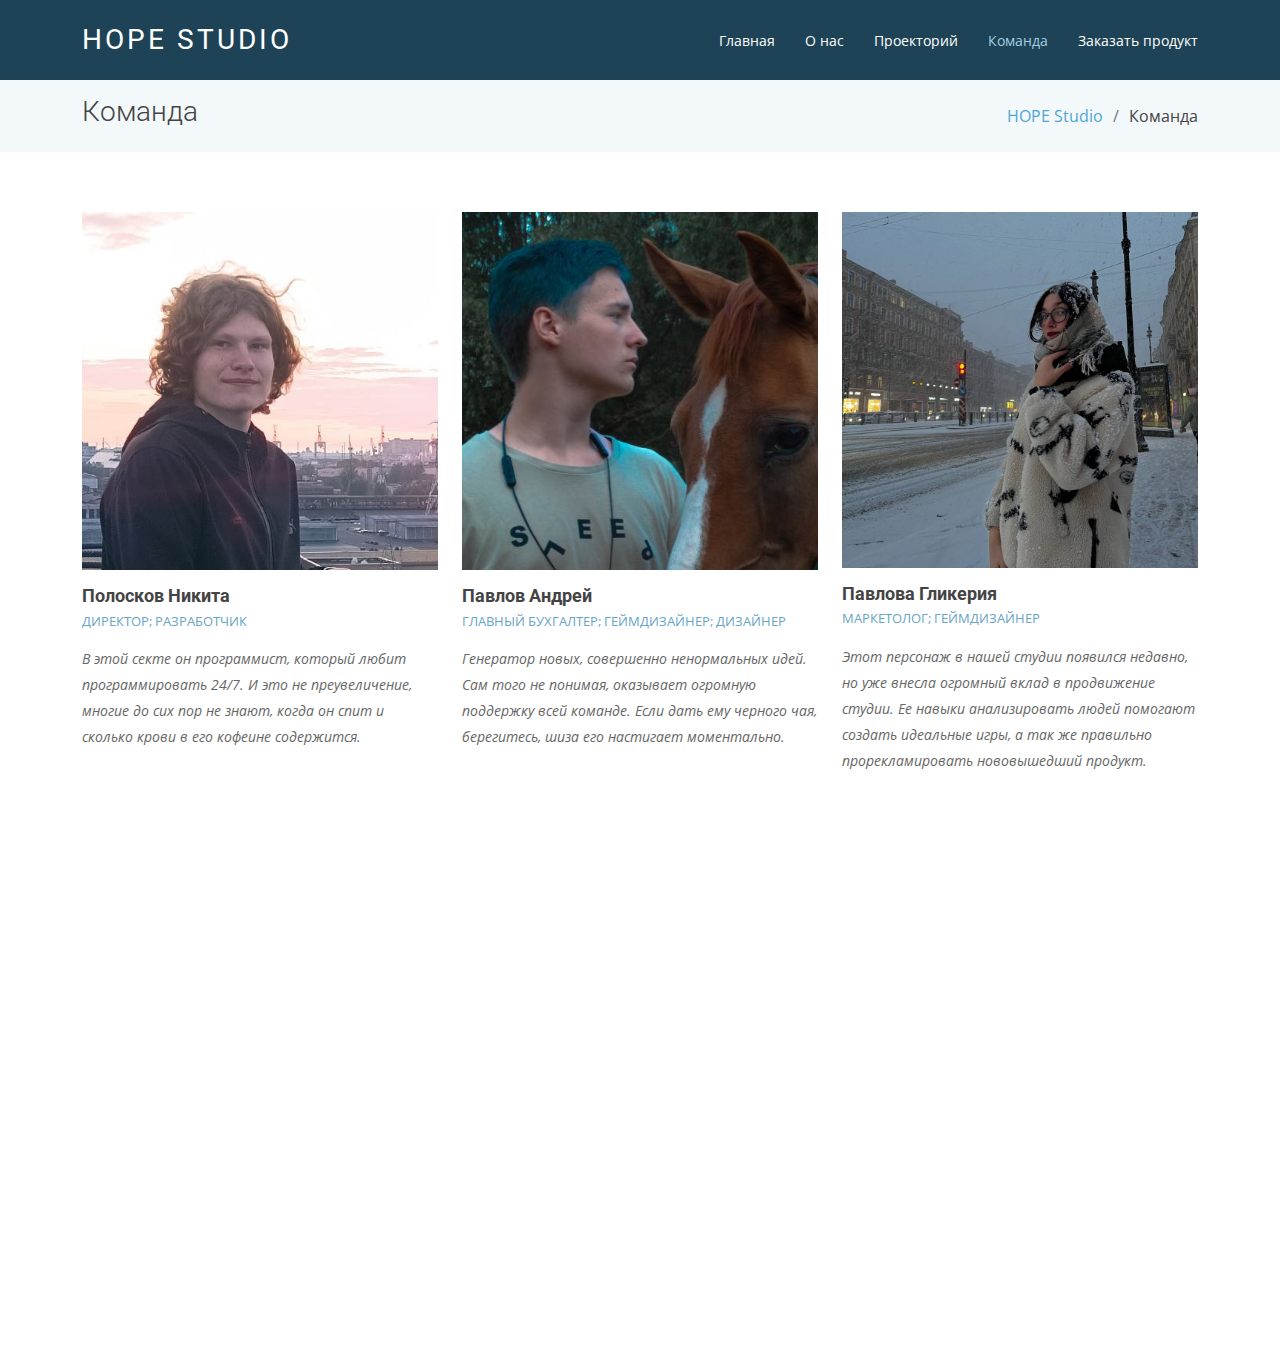
<file: team/index.html>
<!DOCTYPE html>
<html lang="en">

<head>
  <meta charset="utf-8">
  <meta content="width=device-width, initial-scale=1.0" name="viewport">

  <title>HOPE Studio | Команда</title>
  <meta content="" name="description">
  <meta content="" name="keywords">

  <link href="https://befrimon.github.io/HOPE-site/assets/img/favicon.png" rel="icon">
  <link href="https://befrimon.github.io/HOPE-site/assets/img/apple-touch-icon.png" rel="apple-touch-icon">

  <link href="https://fonts.googleapis.com/css?family=Open+Sans:300,300i,400,400i,600,600i,700,700i|Roboto:300,300i,400,400i,500,500i,700,700i&display=swap" rel="stylesheet">

  <link href="https://befrimon.github.io/HOPE-site/assets/vendor/animate.css/animate.min.css" rel="stylesheet">
  <link href="https://befrimon.github.io/HOPE-site/assets/vendor/aos/aos.css" rel="stylesheet">
  <link href="https://befrimon.github.io/HOPE-site/assets/vendor/bootstrap/css/bootstrap.min.css" rel="stylesheet">
  <link href="https://befrimon.github.io/HOPE-site/assets/vendor/bootstrap-icons/bootstrap-icons.css" rel="stylesheet">
  <link href="https://befrimon.github.io/HOPE-site/assets/vendor/boxicons/css/boxicons.min.css" rel="stylesheet">
  <link href="https://befrimon.github.io/HOPE-site/assets/vendor/glightbox/css/glightbox.min.css" rel="stylesheet">
  <link href="https://befrimon.github.io/HOPE-site/assets/vendor/swiper/swiper-bundle.min.css" rel="stylesheet">

  <link href="https://befrimon.github.io/HOPE-site/assets/css/style.css" rel="stylesheet">
</head>

<body>
<header id="header" class="fixed-top d-flex align-items-center header-transparent">
    <div class="container d-flex justify-content-between align-items-center">

      <div class="logo">
        <h1 class="text-light"><a href="index.html"><span>HOPE Studio</span></a></h1>
      </div>

      <nav id="navbar" class="navbar">
        <ul>
          <li><a href="https://befrimon.github.io/HOPE-site">Главная</a></li>
          <li><a href="https://befrimon.github.io/HOPE-site/about">О нас</a></li>
          <li><a href="https://befrimon.github.io/HOPE-site/projects">Проекторий</a></li>
          <li><a class="active" href="https://befrimon.github.io/HOPE-site/team">Команда</a></li>
          <li><a href="https://forms.gle/djeTDtcCwv5vTAN46">Заказать продукт</a></li>
        </ul>
        <i class="bi bi-list mobile-nav-toggle"></i>
      </nav>
    </div>
</header>

  <main id="main">
    <section class="breadcrumbs">
      <div class="container">

        <div class="d-flex justify-content-between align-items-center">
          <h2>Команда</h2>
          <ol>
          <li><a href="https://befrimon.github.io/HOPE-site/">HOPE Studio</a></li>
            <li>Команда</li>
          </ol>
        </div>

      </div>
    </section>

    <section class="team" data-aos="fade-up" data-aos-easing="ease-in-out" data-aos-duration="500">
      <div class="container">

        <div class="row">
          <div class="col-lg-4 col-md-6 d-flex align-items-stretch">
            <div class="member">
              <div class="member-img">
                <img src="https://befrimon.github.io/HOPE-site/assets/img/team/team-2.jpg" class="img-fluid" alt="">
                <div class="social">
                  <a href="https://t.me/befrimon"><i class="bi bi-telegram"></i></a>
                  <a href="https://github.com/Befrimon"><i class="bi bi-github"></i></a>
                  <a href="https://befrimon.github.io/Portfolio/"><i class="bi bi-person-badge-fill"></i></a>
                </div>
              </div>
              <div class="member-info">
                <h4>Полосков Никита</h4>
                <span>Директор; Разработчик</span>
                <p>В этой секте он программист, который любит программировать 24/7. И это не преувеличение, многие до сих пор не знают, когда он спит и сколько крови в его кофеине содержится.</p>
              </div>
            </div>
          </div>

          <div class="col-lg-4 col-md-6 d-flex align-items-stretch">
            <div class="member">
              <div class="member-img">
                <img src="https://befrimon.github.io/HOPE-site/assets/img/team/team-1.jpg" class="img-fluid" alt="">
                <div class="social">
                  <a href="https://t.me/zckjy"><i class="bi bi-telegram"></i></a>
                  <a href="https://github.com/Zckjy"><i class="bi bi-github"></i></a>
                  <a href="#"><i class="bi bi-person-badge-fill"></i></a>
                </div>
              </div>
              <div class="member-info">
                <h4>Павлов Андрей</h4>
                <span>Главный бухгалтер; Геймдизайнер; Дизайнер</span>
                <p>Генератор новых, совершенно ненормальных идей. Сам того не понимая, оказывает огромную поддержку всей команде. Если дать ему черного чая, берегитесь, шиза его настигает моментально.</p>
              </div>
            </div>
          </div>

          <div class="col-lg-4 col-md-6 d-flex align-items-stretch">
            <div class="member">
              <div class="member-img">
                <img src="https://befrimon.github.io/HOPE-site/assets/img/team/team-3.jpg" class="img-fluid" alt="">
                <div class="social">
                  <a href="https://t.me/befrimon"><i class="bi bi-telegram"></i></a>
                  <a href="https://github.com/Befrimon"><i class="bi bi-github"></i></a>
                  <a href="https://befrimon.github.io/Portfolio/"><i class="bi bi-person-badge-fill"></i></a>
                </div>
              </div>
              <div class="member-info">
                <h4>Павлова Гликерия</h4>
                <span>Маркетолог; Геймдизайнер</span>
                <p>Этот персонаж в нашей студии появился недавно, но уже внесла огромный вклад в продвижение студии. Ее навыки анализировать людей помогают создать идеальные игры, а так же правильно прорекламировать нововышедший продукт.</p>
              </div>
            </div>
          </div>
        </div>
      </div>
    </section>
  </main>
<footer id="footer" data-aos="fade-up" data-aos-easing="ease-in-out" data-aos-duration="500">
    <div class="footer-top">
      <div class="container">
        <div class="row">

          <div class="col-lg-3 col-md-6 footer-links">
            <h4>Основное</h4>
            <ul>
              <li><i class="bx bx-chevron-right"></i> <a href="https://hope-studio.ga">Главная</a></li>
              <li><i class="bx bx-chevron-right"></i> <a href="https://hope-studio.ga/about">О нас</a></li>
              <li><i class="bx bx-chevron-right"></i> <a href="https://hope-studio.ga/projects">Проекторий</a></li>
            </ul>
          </div>

          <div class="col-lg-3 col-md-6 footer-links">
            <h4>Наши продукты</h4>
            <ul>
              <li><i class="bx bx-chevron-right"></i> <a href="https://hope-studio.ga/projects">Наши игры</a></li>
              <li><i class="bx bx-chevron-right"></i> <a href="https://hope-studio.ga/projects">Наши боты</a></li>
              <li><i class="bx bx-chevron-right"></i> <a href="https://forms.gle/djeTDtcCwv5vTAN46">Заказать продукт</a></li>
            </ul>
          </div>

          <div class="col-lg-3 col-md-6 footer-contact">
            <h4>Контактные данные</h4>
            <p>
              ул. Автовская д. 5<br>
              г. Санкт-Петербург, <br>
              Россия <br><br>
              <strong>Telegram:</strong>+7 (931) 333-13-01<br>
              <strong>Email:</strong> hope.friends.393@gmail.com<br>
            </p>
          </div>

          <div class="col-lg-3 col-md-6 footer-info">
            <h3>Другие ссылки</h3>
            <p>Нас можно найти в социальных сетях. Подписывайтесь, чтобы не пропускать главные новости нашей студии.</p>
            <div class="social-links mt-3">
                Тут должны быть ссылки, возможно, они появятся...
            </div>
          </div>

        </div>
      </div>
    </div>

    <div class="container">
      <div class="copyright">
        &copy; Copyright <strong><span>HOPE Studio</span></strong>. All Rights Reserved
      </div>
    </div>
</footer>

  <a href="#" class="back-to-top d-flex align-items-center justify-content-center"><i class="bi bi-arrow-up-short"></i></a>

  <!-- Vendor JS Files -->
  <script src="https://befrimon.github.io/HOPE-site/assets/vendor/purecounter/purecounter_vanilla.js"></script>
  <script src="https://befrimon.github.io/HOPE-site/assets/vendor/aos/aos.js"></script>
  <script src="https://befrimon.github.io/HOPE-site/assets/vendor/bootstrap/js/bootstrap.bundle.min.js"></script>
  <script src="https://befrimon.github.io/HOPE-site/assets/vendor/glightbox/js/glightbox.min.js"></script>
  <script src="https://befrimon.github.io/HOPE-site/assets/vendor/isotope-layout/isotope.pkgd.min.js"></script>
  <script src="https://befrimon.github.io/HOPE-site/assets/vendor/swiper/swiper-bundle.min.js"></script>
  <script src="https://befrimon.github.io/HOPE-site/assets/vendor/waypoints/noframework.waypoints.js"></script>
  <script src="https://befrimon.github.io/HOPE-site/assets/vendor/php-email-form/validate.js"></script>

  <!-- Template Main JS File -->
  <script src="https://befrimon.github.io/HOPE-site/assets/js/main.js"></script>

</body>

</html>
</file>
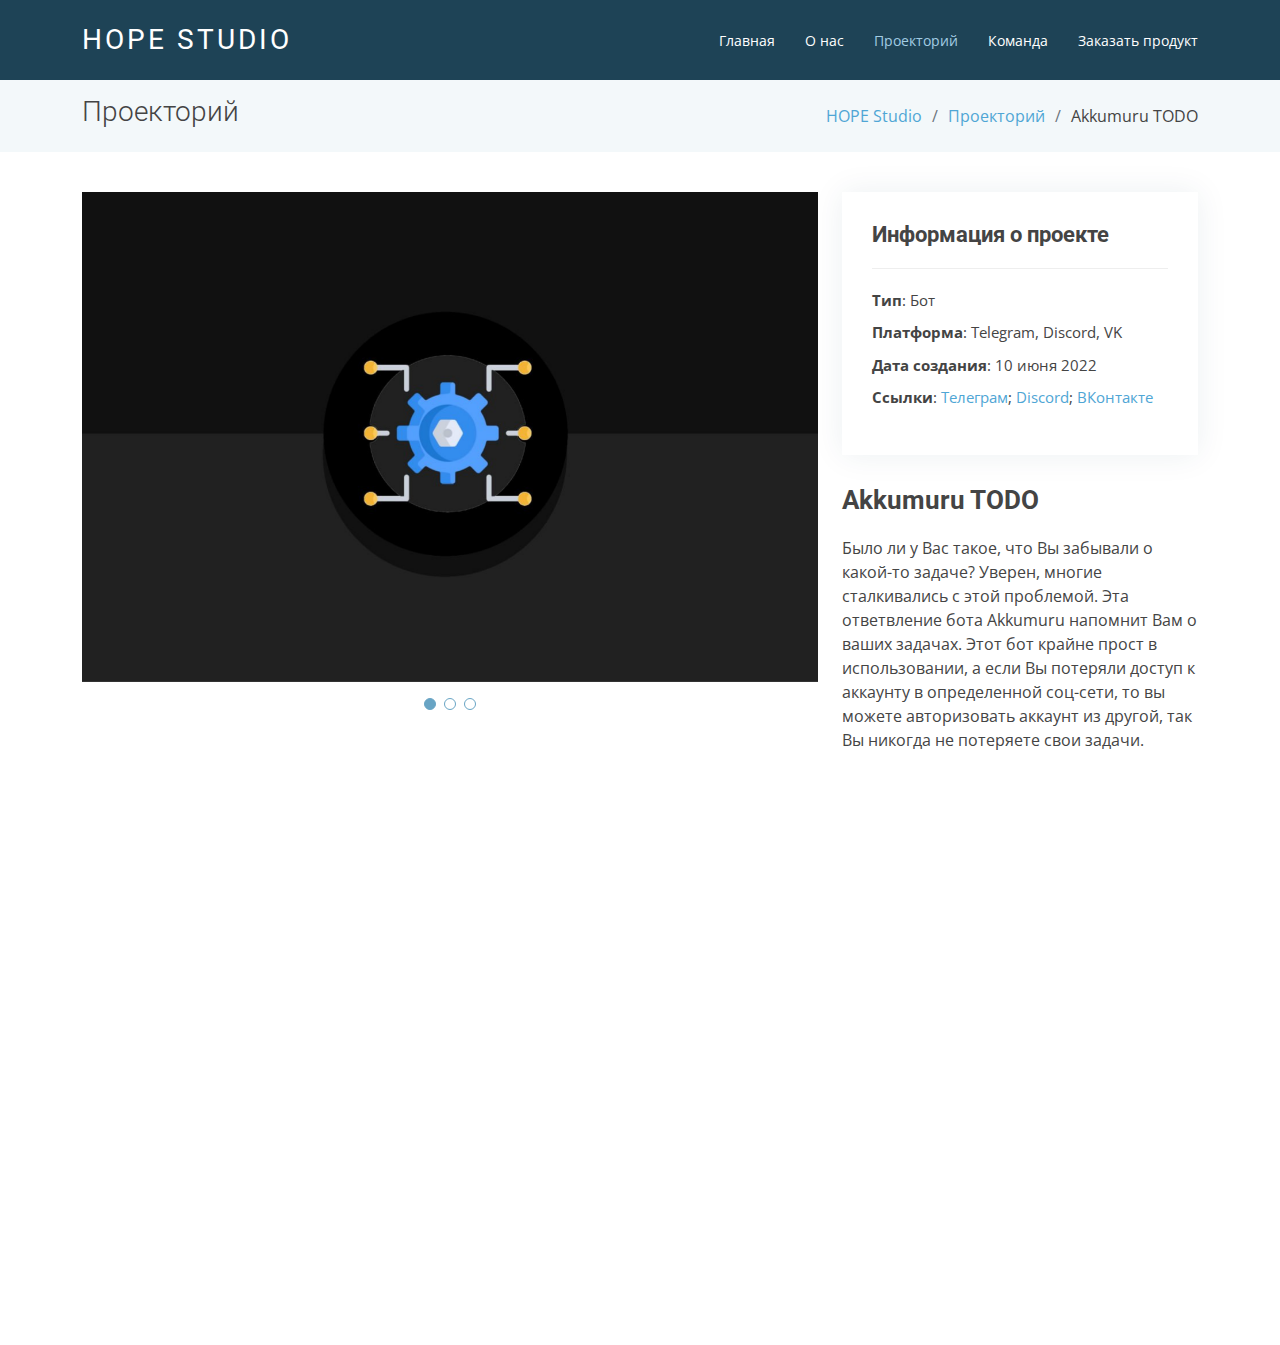
<file: projects/akkumuru-todo/index.html>
<!DOCTYPE html>
<html lang="en">

<head>
  <meta charset="utf-8">
  <meta content="width=device-width, initial-scale=1.0" name="viewport">

  <title>HOPE Studio | Akkumuru TODO</title>
  <meta content="" name="description">
  <meta content="" name="keywords">

  <link href="https://befrimon.github.io/HOPE-site/assets/img/favicon.png" rel="icon">
  <link href="https://befrimon.github.io/HOPE-site/assets/img/apple-touch-icon.png" rel="apple-touch-icon">

  <link href="https://fonts.googleapis.com/css?family=Open+Sans:300,300i,400,400i,600,600i,700,700i|Roboto:300,300i,400,400i,500,500i,700,700i&display=swap" rel="stylesheet">

  <link href="https://befrimon.github.io/HOPE-site/assets/vendor/animate.css/animate.min.css" rel="stylesheet">
  <link href="https://befrimon.github.io/HOPE-site/assets/vendor/aos/aos.css" rel="stylesheet">
  <link href="https://befrimon.github.io/HOPE-site/assets/vendor/bootstrap/css/bootstrap.min.css" rel="stylesheet">
  <link href="https://befrimon.github.io/HOPE-site/assets/vendor/bootstrap-icons/bootstrap-icons.css" rel="stylesheet">
  <link href="https://befrimon.github.io/HOPE-site/assets/vendor/boxicons/css/boxicons.min.css" rel="stylesheet">
  <link href="https://befrimon.github.io/HOPE-site/assets/vendor/glightbox/css/glightbox.min.css" rel="stylesheet">
  <link href="https://befrimon.github.io/HOPE-site/assets/vendor/swiper/swiper-bundle.min.css" rel="stylesheet">

  <link href="https://befrimon.github.io/HOPE-site/assets/css/style.css" rel="stylesheet">
</head>

<body>
  <header id="header" class="fixed-top d-flex align-items-center ">
    <div class="container d-flex justify-content-between align-items-center">

      <div class="logo">
        <h1 class="text-light"><a href="index.html"><span>HOPE Studio</span></a></h1>
      </div>
     <nav id="navbar" class="navbar">
        <ul>
          <li><a href="https://befrimon.github.io/HOPE-site">Главная</a></li>
          <li><a href="https://befrimon.github.io/HOPE-site/about">О нас</a></li>
          <li><a class="active" href="https://befrimon.github.io/HOPE-site/projects">Проекторий</a></li>
          <li><a href="https://befrimon.github.io/HOPE-site/team">Команда</a></li>
          <li><a href="https://forms.gle/djeTDtcCwv5vTAN46">Заказать продукт</a></li>
        </ul>
        <i class="bi bi-list mobile-nav-toggle"></i>
      </nav>
    </div>
  </header>

  <main id="main">

    <section class="breadcrumbs">
      <div class="container">

        <div class="d-flex justify-content-between align-items-center">
          <h2>Проекторий</h2>
          <ol>
            <li><a href="https://befrimon.github.io/HOPE-site/">HOPE Studio</a></li>
            <li><a href="https://befrimon.github.io/HOPE-site/projects">Проекторий</a></li>
            <li>Akkumuru TODO</li>
          </ol>
        </div>

      </div>
    </section>

    <section id="portfolio-details" class="portfolio-details">
      <div class="container">
        <div class="row gy-4">
          <div class="col-lg-8">
            <div class="portfolio-details-slider swiper">
              <div class="swiper-wrapper align-items-center">

                <div class="swiper-slide">
                  <img src="https://befrimon.github.io/HOPE-site/assets/img/gallery-1.jpg" alt="">
                </div>
                <div class="swiper-slide">
                  <img src="https://befrimon.github.io/HOPE-site/assets/img/gallery-2.jpg" alt="">
                </div>
                <div class="swiper-slide">
                  <img src="https://befrimon.github.io/HOPE-site/assets/img/gallery-3.jpg" alt="">
                </div>

              </div>
              <div class="swiper-pagination"></div>
            </div>
          </div>

          <div class="col-lg-4">
            <div class="portfolio-info">
              <h3>Информация о проекте</h3>
              <ul>
                <li><strong>Тип</strong>: Бот</li>
                <li><strong>Платформа</strong>: Telegram, Discord, VK</li>
                <li><strong>Дата создания</strong>: 10 июня 2022</li>
                <li><strong>Ссылки</strong>: <a href="https://t.me/AkkumuruTODO_bot">Телеграм</a>; <a href="https://discord.gg/pHHu535q2A">Discord</a>; <a href="https://vk.com/akkumurutodo_bot">ВКонтакте</a></li>
              </ul>
            </div>
            <div class="portfolio-description">
              <h2>Akkumuru TODO</h2>
              <p>
                Было ли у Вас такое, что Вы забывали о какой-то задаче? Уверен, многие сталкивались с этой проблемой. Эта ответвление бота Akkumuru напомнит Вам о ваших задачах. Этот бот крайне прост в использовании, а если Вы потеряли доступ к аккаунту в определенной соц-сети, то вы можете авторизовать аккаунт из другой, так Вы никогда не потеряете свои задачи.
              </p>
            </div>
          </div>
        </div>
      </div>
    </section>
  </main>

 <footer id="footer" data-aos="fade-up" data-aos-easing="ease-in-out" data-aos-duration="500">
    <div class="footer-top">
      <div class="container">
        <div class="row">

          <div class="col-lg-3 col-md-6 footer-links">
            <h4>Основное</h4>
            <ul>
              <li><i class="bx bx-chevron-right"></i> <a href="https://hope-studio.ga">Главная</a></li>
              <li><i class="bx bx-chevron-right"></i> <a href="https://hope-studio.ga/about">О нас</a></li>
              <li><i class="bx bx-chevron-right"></i> <a href="https://hope-studio.ga/projects">Проекторий</a></li>
            </ul>
          </div>

          <div class="col-lg-3 col-md-6 footer-links">
            <h4>Наши продукты</h4>
            <ul>
              <li><i class="bx bx-chevron-right"></i> <a href="https://hope-studio.ga/projects">Наши игры</a></li>
              <li><i class="bx bx-chevron-right"></i> <a href="https://hope-studio.ga/projects">Наши боты</a></li>
              <li><i class="bx bx-chevron-right"></i> <a href="https://forms.gle/djeTDtcCwv5vTAN46">Заказать продукт</a></li>
            </ul>
          </div>

          <div class="col-lg-3 col-md-6 footer-contact">
            <h4>Контактные данные</h4>
            <p>
              ул. Автовская д. 5<br>
              г. Санкт-Петербург, <br>
              Россия <br><br>
              <strong>Telegram:</strong>+7 (931) 333-13-01<br>
              <strong>Email:</strong> hope.friends.393@gmail.com<br>
            </p>
          </div>

          <div class="col-lg-3 col-md-6 footer-info">
            <h3>Другие ссылки</h3>
            <p>Нас можно найти в социальных сетях. Подписывайтесь, чтобы не пропускать главные новости нашей студии.</p>
            <div class="social-links mt-3">
                Тут должны быть ссылки, возможно, они появятся...
            </div>
          </div>

        </div>
      </div>
    </div>

    <div class="container">
      <div class="copyright">
        &copy; Copyright <strong><span>HOPE Studio</span></strong>. All Rights Reserved
      </div>
    </div>
</footer>

  <a href="#" class="back-to-top d-flex align-items-center justify-content-center"><i class="bi bi-arrow-up-short"></i></a>

  <!-- Vendor JS Files -->
  <script src="https://befrimon.github.io/HOPE-site/assets/vendor/purecounter/purecounter_vanilla.js"></script>
  <script src="https://befrimon.github.io/HOPE-site/assets/vendor/aos/aos.js"></script>
  <script src="https://befrimon.github.io/HOPE-site/assets/vendor/bootstrap/js/bootstrap.bundle.min.js"></script>
  <script src="https://befrimon.github.io/HOPE-site/assets/vendor/glightbox/js/glightbox.min.js"></script>
  <script src="https://befrimon.github.io/HOPE-site/assets/vendor/isotope-layout/isotope.pkgd.min.js"></script>
  <script src="https://befrimon.github.io/HOPE-site/assets/vendor/swiper/swiper-bundle.min.js"></script>
  <script src="https://befrimon.github.io/HOPE-site/assets/vendor/waypoints/noframework.waypoints.js"></script>
  <script src="https://befrimon.github.io/HOPE-site/assets/vendor/php-email-form/validate.js"></script>

  <!-- Template Main JS File -->
  <script src="https://befrimon.github.io/HOPE-site/assets/js/main.js"></script>

</body>

</html>
</file>
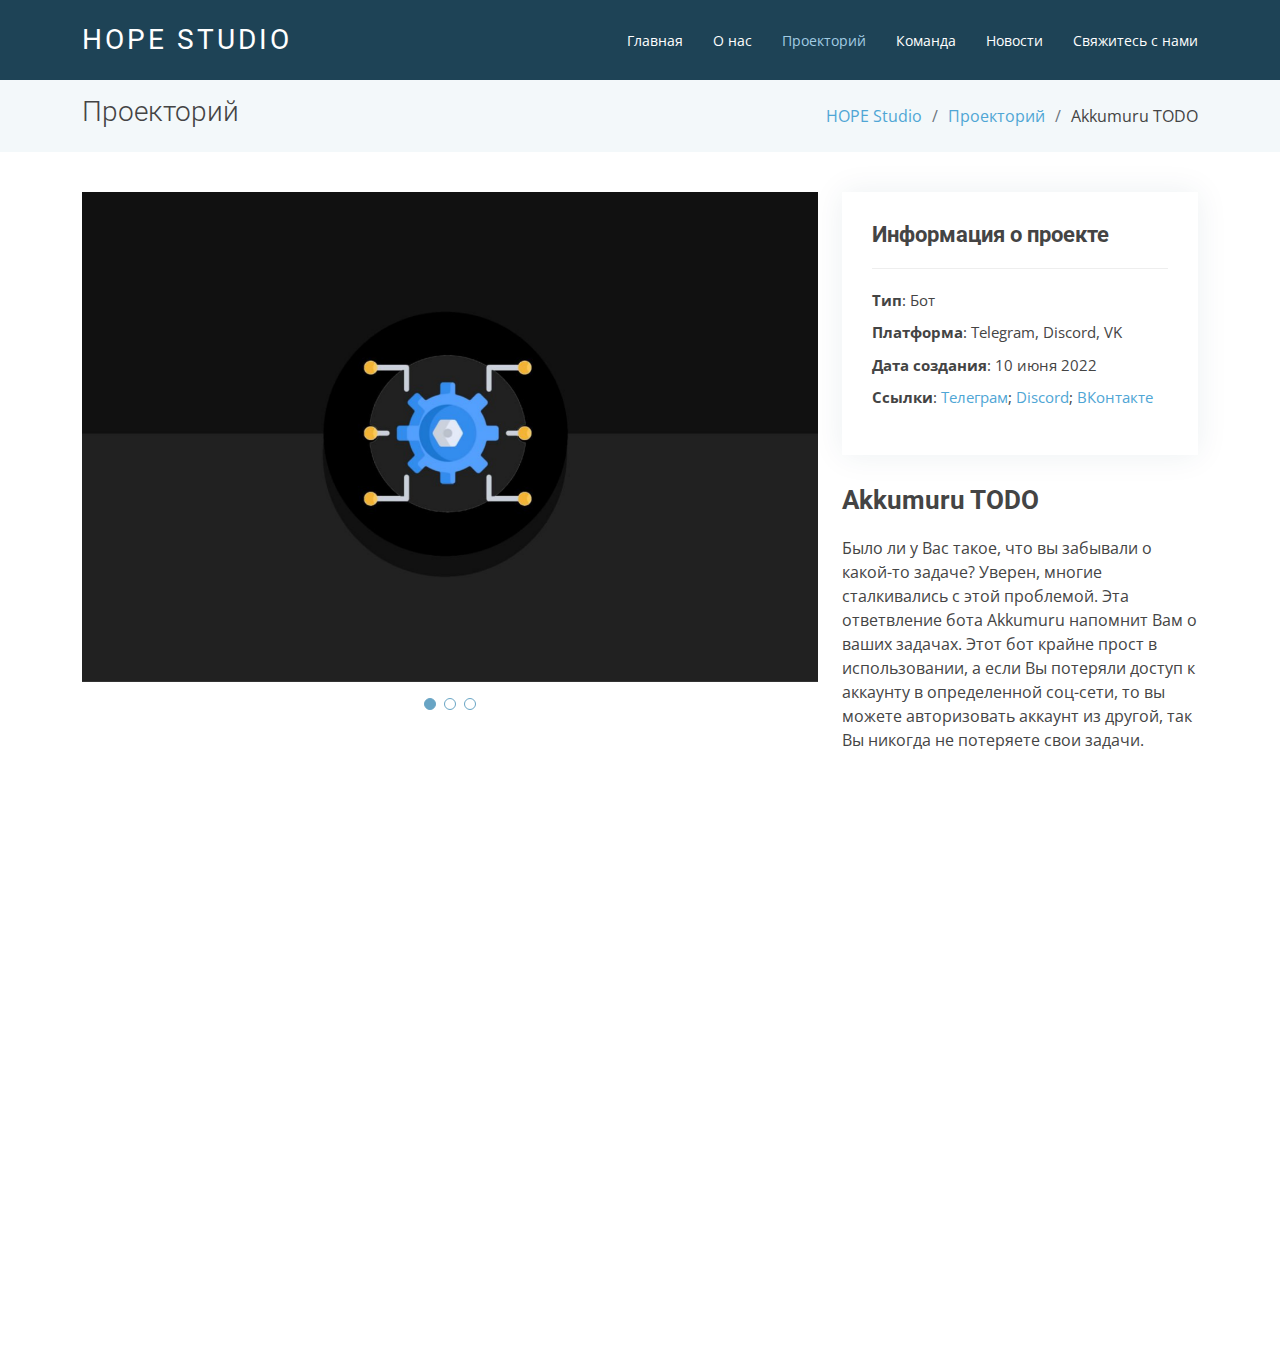
<file: projects/AkkumuruTODO/index.html>
<!DOCTYPE html>
<html lang="en">

<head>
  <meta charset="utf-8">
  <meta content="width=device-width, initial-scale=1.0" name="viewport">

  <title>HOPE Studio | Akkumuru TODO</title>
  <meta content="" name="description">
  <meta content="" name="keywords">

  <link href="https://befrimon.github.io/HOPE-site/assets/img/favicon.png" rel="icon">
  <link href="https://befrimon.github.io/HOPE-site/assets/img/apple-touch-icon.png" rel="apple-touch-icon">

  <link href="https://fonts.googleapis.com/css?family=Open+Sans:300,300i,400,400i,600,600i,700,700i|Roboto:300,300i,400,400i,500,500i,700,700i&display=swap" rel="stylesheet">

  <link href="https://befrimon.github.io/HOPE-site/assets/vendor/animate.css/animate.min.css" rel="stylesheet">
  <link href="https://befrimon.github.io/HOPE-site/assets/vendor/aos/aos.css" rel="stylesheet">
  <link href="https://befrimon.github.io/HOPE-site/assets/vendor/bootstrap/css/bootstrap.min.css" rel="stylesheet">
  <link href="https://befrimon.github.io/HOPE-site/assets/vendor/bootstrap-icons/bootstrap-icons.css" rel="stylesheet">
  <link href="https://befrimon.github.io/HOPE-site/assets/vendor/boxicons/css/boxicons.min.css" rel="stylesheet">
  <link href="https://befrimon.github.io/HOPE-site/assets/vendor/glightbox/css/glightbox.min.css" rel="stylesheet">
  <link href="https://befrimon.github.io/HOPE-site/assets/vendor/swiper/swiper-bundle.min.css" rel="stylesheet">

  <link href="https://befrimon.github.io/HOPE-site/assets/css/style.css" rel="stylesheet">
</head>

<body>
  <header id="header" class="fixed-top d-flex align-items-center ">
    <div class="container d-flex justify-content-between align-items-center">

      <div class="logo">
        <h1 class="text-light"><a href="index.html"><span>HOPE Studio</span></a></h1>
      </div>
     <nav id="navbar" class="navbar">
        <ul>
          <li><a href="https://befrimon.github.io/HOPE-site">Главная</a></li>
          <li><a href="https://befrimon.github.io/HOPE-site/about">О нас</a></li>
          <li><a class="active" href="https://befrimon.github.io/HOPE-site/projects">Проекторий</a></li>
          <li><a href="https://befrimon.github.io/HOPE-site/team">Команда</a></li>
          <li><a href="https://befrimon.github.io/HOPE-site/blog">Новости</a></li>
          <li><a href="https://befrimon.github.io/HOPE-site/contact">Свяжитесь с нами</a></li>
        </ul>
        <i class="bi bi-list mobile-nav-toggle"></i>
      </nav>
    </div>
  </header>

  <main id="main">

    <section class="breadcrumbs">
      <div class="container">

        <div class="d-flex justify-content-between align-items-center">
          <h2>Проекторий</h2>
          <ol>
            <li><a href="https://befrimon.github.io/HOPE-site/">HOPE Studio</a></li>
            <li><a href="https://befrimon.github.io/HOPE-site/projects">Проекторий</a></li>
            <li>Akkumuru TODO</li>
          </ol>
        </div>

      </div>
    </section>

    <section id="portfolio-details" class="portfolio-details">
      <div class="container">
        <div class="row gy-4">
          <div class="col-lg-8">
            <div class="portfolio-details-slider swiper">
              <div class="swiper-wrapper align-items-center">

                <div class="swiper-slide">
                  <img src="https://befrimon.github.io/HOPE-site/assets/img/gallery-1.jpg" alt="">
                </div>
                <div class="swiper-slide">
                  <img src="https://befrimon.github.io/HOPE-site/assets/img/gallery-2.jpg" alt="">
                </div>
                <div class="swiper-slide">
                  <img src="https://befrimon.github.io/HOPE-site/assets/img/gallery-3.jpg" alt="">
                </div>

              </div>
              <div class="swiper-pagination"></div>
            </div>
          </div>

          <div class="col-lg-4">
            <div class="portfolio-info">
              <h3>Информация о проекте</h3>
              <ul>
                <li><strong>Тип</strong>: Бот</li>
                <li><strong>Платформа</strong>: Telegram, Discord, VK</li>
                <li><strong>Дата создания</strong>: 10 июня 2022</li>
                <li><strong>Ссылки</strong>: <a href="https://t.me/AkkumuruTODO_bot">Телеграм</a>; <a href="https://discord.gg/pHHu535q2A">Discord</a>; <a href="https://vk.com/akkumurutodo_bot">ВКонтакте</a></li>
              </ul>
            </div>
            <div class="portfolio-description">
              <h2>Akkumuru TODO</h2>
              <p>
                Было ли у Вас такое, что вы забывали о какой-то задаче? Уверен, многие сталкивались с этой проблемой. Эта ответвление бота Akkumuru напомнит Вам о ваших задачах. Этот бот крайне прост в использовании, а если Вы потеряли доступ к аккаунту в определенной соц-сети, то вы можете авторизовать аккаунт из другой, так Вы никогда не потеряете свои задачи.
              </p>
            </div>
          </div>
        </div>
      </div>
    </section>
  </main>

 <footer id="footer" data-aos="fade-up" data-aos-easing="ease-in-out" data-aos-duration="500">
    <div class="footer-top">
      <div class="container">
        <div class="row">

          <div class="col-lg-3 col-md-6 footer-links">
            <h4>Основное</h4>
            <ul>
              <li><i class="bx bx-chevron-right"></i> <a href="https://hope-studio.ga">Главная</a></li>
              <li><i class="bx bx-chevron-right"></i> <a href="https://hope-studio.ga/about">О нас</a></li>
              <li><i class="bx bx-chevron-right"></i> <a href="https://hope-studio.ga/projects">Проекторий</a></li>
            </ul>
          </div>

          <div class="col-lg-3 col-md-6 footer-links">
            <h4>Наши продукты</h4>
            <ul>
              <li><i class="bx bx-chevron-right"></i> <a href="https://hope-studio.ga/projects">Наши игры</a></li>
              <li><i class="bx bx-chevron-right"></i> <a href="https://hope-studio.ga/projects/#">Наши боты</a></li>
              <li><i class="bx bx-chevron-right"></i> <a href="https://hope-studio.ga/contact/">Заказать продукт</a></li>
            </ul>
          </div>

          <div class="col-lg-3 col-md-6 footer-contact">
            <h4>Контактные данные</h4>
            <p>
              ул. Автовская д. 5<br>
              г. Санкт-Петербург, <br>
              Россия <br><br>
              <strong>Telegram:</strong>+7 (931) 333-13-01<br>
              <strong>Email:</strong> hope.friends.393@gmail.com<br>
            </p>
          </div>

          <div class="col-lg-3 col-md-6 footer-info">
            <h3>Другие ссылки</h3>
            <p>Нас можено найти в социальных сетях. Подписывайтесь, чтобы не пропускать главные новости нашей студии.</p>
            <div class="social-links mt-3">
                Тут должны быть ссылки, возможно, они появяться...
            </div>
          </div>

        </div>
      </div>
    </div>

    <div class="container">
      <div class="copyright">
        &copy; Copyright <strong><span>HOPE Studio</span></strong>. All Rights Reserved
      </div>
    </div>
</footer>

  <a href="#" class="back-to-top d-flex align-items-center justify-content-center"><i class="bi bi-arrow-up-short"></i></a>

  <!-- Vendor JS Files -->
  <script src="https://befrimon.github.io/HOPE-site/assets/vendor/purecounter/purecounter_vanilla.js"></script>
  <script src="https://befrimon.github.io/HOPE-site/assets/vendor/aos/aos.js"></script>
  <script src="https://befrimon.github.io/HOPE-site/assets/vendor/bootstrap/js/bootstrap.bundle.min.js"></script>
  <script src="https://befrimon.github.io/HOPE-site/assets/vendor/glightbox/js/glightbox.min.js"></script>
  <script src="https://befrimon.github.io/HOPE-site/assets/vendor/isotope-layout/isotope.pkgd.min.js"></script>
  <script src="https://befrimon.github.io/HOPE-site/assets/vendor/swiper/swiper-bundle.min.js"></script>
  <script src="https://befrimon.github.io/HOPE-site/assets/vendor/waypoints/noframework.waypoints.js"></script>
  <script src="https://befrimon.github.io/HOPE-site/assets/vendor/php-email-form/validate.js"></script>

  <!-- Template Main JS File -->
  <script src="https://befrimon.github.io/HOPE-site/assets/js/main.js"></script>

</body>

</html>
</file>
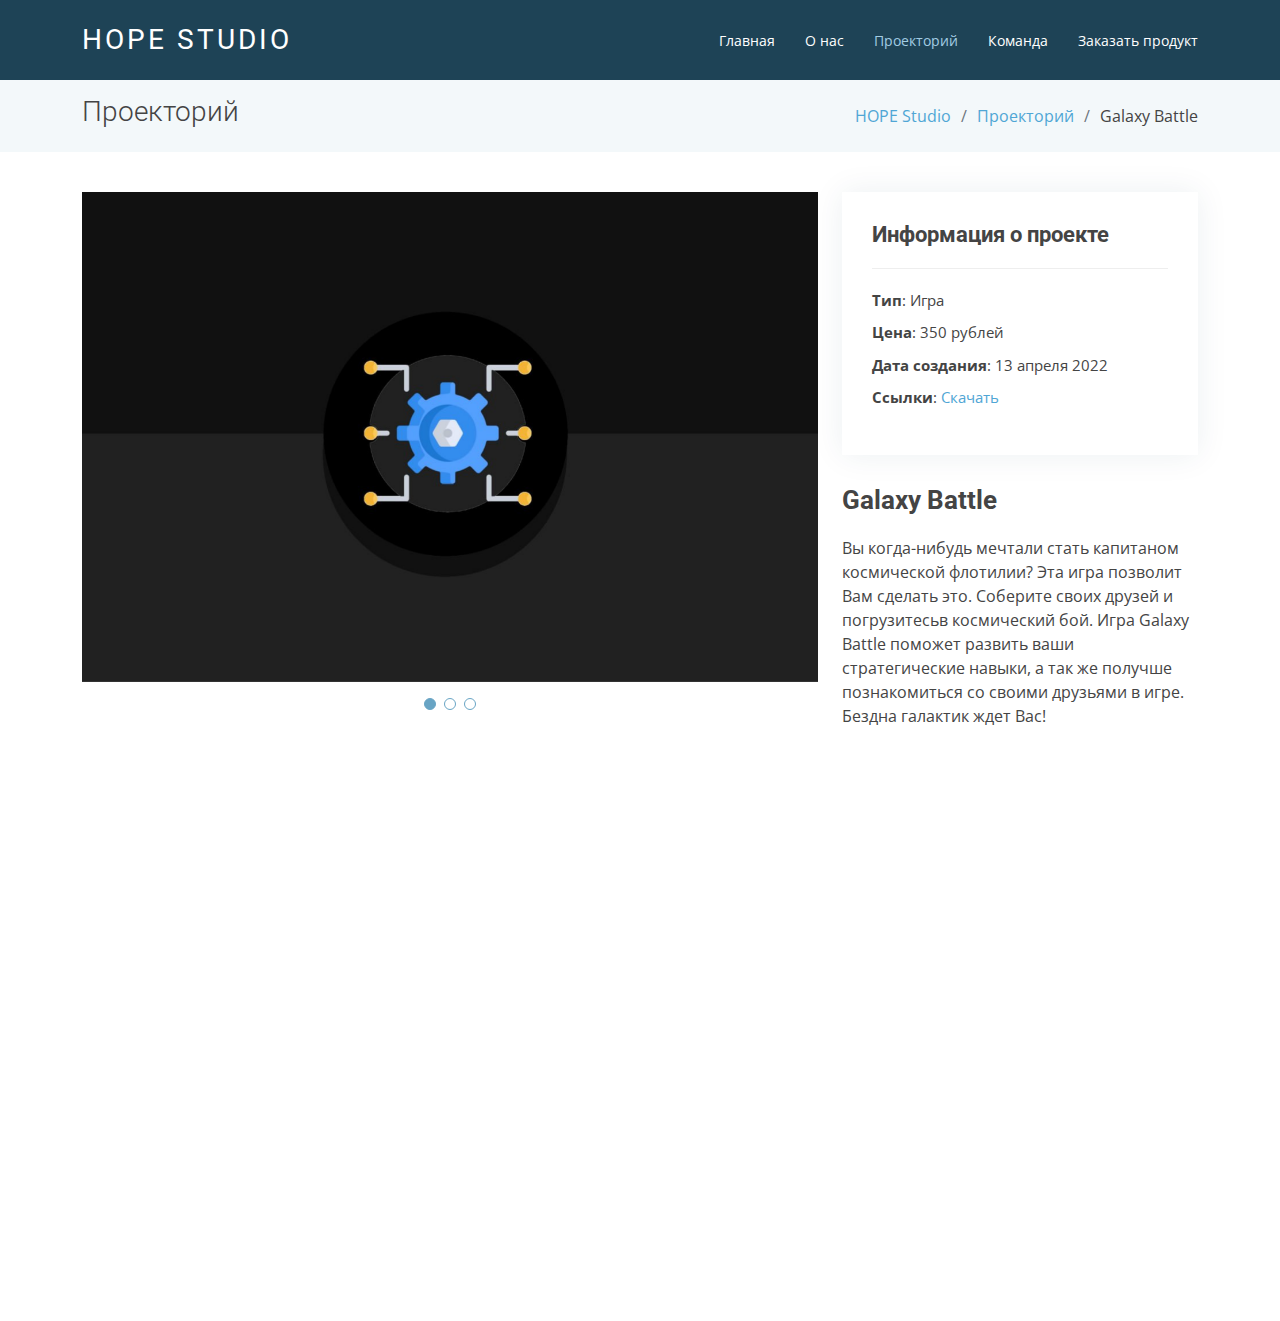
<file: projects/galaxy-battle/index.html>
<!DOCTYPE html>
<html lang="en">

<head>
  <meta charset="utf-8">
  <meta content="width=device-width, initial-scale=1.0" name="viewport">

  <title>HOPE Studio | GalaxyBattle</title>
  <meta content="" name="description">
  <meta content="" name="keywords">

  <link href="https://befrimon.github.io/HOPE-site/assets/img/favicon.png" rel="icon">
  <link href="https://befrimon.github.io/HOPE-site/assets/img/apple-touch-icon.png" rel="apple-touch-icon">

  <link href="https://fonts.googleapis.com/css?family=Open+Sans:300,300i,400,400i,600,600i,700,700i|Roboto:300,300i,400,400i,500,500i,700,700i&display=swap" rel="stylesheet">

  <link href="https://befrimon.github.io/HOPE-site/assets/vendor/animate.css/animate.min.css" rel="stylesheet">
  <link href="https://befrimon.github.io/HOPE-site/assets/vendor/aos/aos.css" rel="stylesheet">
  <link href="https://befrimon.github.io/HOPE-site/assets/vendor/bootstrap/css/bootstrap.min.css" rel="stylesheet">
  <link href="https://befrimon.github.io/HOPE-site/assets/vendor/bootstrap-icons/bootstrap-icons.css" rel="stylesheet">
  <link href="https://befrimon.github.io/HOPE-site/assets/vendor/boxicons/css/boxicons.min.css" rel="stylesheet">
  <link href="https://befrimon.github.io/HOPE-site/assets/vendor/glightbox/css/glightbox.min.css" rel="stylesheet">
  <link href="https://befrimon.github.io/HOPE-site/assets/vendor/swiper/swiper-bundle.min.css" rel="stylesheet">

  <link href="https://befrimon.github.io/HOPE-site/assets/css/style.css" rel="stylesheet">
</head>

<body>
  <header id="header" class="fixed-top d-flex align-items-center ">
    <div class="container d-flex justify-content-between align-items-center">

      <div class="logo">
        <h1 class="text-light"><a href="index.html"><span>HOPE Studio</span></a></h1>
      </div>
     <nav id="navbar" class="navbar">
        <ul>
          <li><a href="https://befrimon.github.io/HOPE-site">Главная</a></li>
          <li><a href="https://befrimon.github.io/HOPE-site/about">О нас</a></li>
          <li><a class="active" href="https://befrimon.github.io/HOPE-site/projects">Проекторий</a></li>
          <li><a href="https://befrimon.github.io/HOPE-site/team">Команда</a></li>
          <li><a href="https://forms.gle/djeTDtcCwv5vTAN46">Заказать продукт</a></li>
        </ul>
        <i class="bi bi-list mobile-nav-toggle"></i>
      </nav>
    </div>
  </header>

  <main id="main">

    <section class="breadcrumbs">
      <div class="container">

        <div class="d-flex justify-content-between align-items-center">
          <h2>Проекторий</h2>
          <ol>
            <li><a href="https://befrimon.github.io/HOPE-site/">HOPE Studio</a></li>
            <li><a href="https://befrimon.github.io/HOPE-site/projects">Проекторий</a></li>
            <li>Galaxy Battle</li>
          </ol>
        </div>

      </div>
    </section>

    <section id="portfolio-details" class="portfolio-details">
      <div class="container">
        <div class="row gy-4">
          <div class="col-lg-8">
            <div class="portfolio-details-slider swiper">
              <div class="swiper-wrapper align-items-center">

                <div class="swiper-slide">
                  <img src="https://befrimon.github.io/HOPE-site/assets/img/gallery-1.jpg" alt="">
                </div>
                <div class="swiper-slide">
                  <img src="https://befrimon.github.io/HOPE-site/assets/img/gallery-2.jpg" alt="">
                </div>
                <div class="swiper-slide">
                  <img src="https://befrimon.github.io/HOPE-site/assets/img/gallery-3.jpg" alt="">
                </div>

              </div>
              <div class="swiper-pagination"></div>
            </div>
          </div>

          <div class="col-lg-4">
            <div class="portfolio-info">
              <h3>Информация о проекте</h3>
              <ul>
                <li><strong>Тип</strong>: Игра</li>
                <li><strong>Цена</strong>: 350 рублей</li>
                <li><strong>Дата создания</strong>: 13 апреля 2022</li>
                <li><strong>Ссылки</strong>: <a href="#">Скачать</a></li>
              </ul>
            </div>
            <div class="portfolio-description">
              <h2>Galaxy Battle</h2>
              <p>
                Вы когда-нибудь мечтали стать капитаном космической флотилии? Эта игра позволит Вам сделать это. Соберите своих друзей и погрузитесьв космический бой. Игра Galaxy Battle поможет развить ваши стратегические навыки, а так же получше познакомиться со своими друзьями в игре. Бездна галактик ждет Вас!
              </p>
            </div>
          </div>
        </div>
      </div>
    </section>
  </main>

 <footer id="footer" data-aos="fade-up" data-aos-easing="ease-in-out" data-aos-duration="500">
    <div class="footer-top">
      <div class="container">
        <div class="row">

          <div class="col-lg-3 col-md-6 footer-links">
            <h4>Основное</h4>
            <ul>
              <li><i class="bx bx-chevron-right"></i> <a href="https://hope-studio.ga">Главная</a></li>
              <li><i class="bx bx-chevron-right"></i> <a href="https://hope-studio.ga/about">О нас</a></li>
              <li><i class="bx bx-chevron-right"></i> <a href="https://hope-studio.ga/projects">Проекторий</a></li>
            </ul>
          </div>

          <div class="col-lg-3 col-md-6 footer-links">
            <h4>Наши продукты</h4>
            <ul>
              <li><i class="bx bx-chevron-right"></i> <a href="https://hope-studio.ga/projects">Наши игры</a></li>
              <li><i class="bx bx-chevron-right"></i> <a href="https://hope-studio.ga/projects">Наши боты</a></li>
              <li><i class="bx bx-chevron-right"></i> <a href="https://forms.gle/djeTDtcCwv5vTAN46">Заказать продукт</a></li>
            </ul>
          </div>

          <div class="col-lg-3 col-md-6 footer-contact">
            <h4>Контактные данные</h4>
            <p>
              ул. Автовская д. 5<br>
              г. Санкт-Петербург, <br>
              Россия <br><br>
              <strong>Telegram:</strong>+7 (931) 333-13-01<br>
              <strong>Email:</strong> hope.friends.393@gmail.com<br>
            </p>
          </div>

          <div class="col-lg-3 col-md-6 footer-info">
            <h3>Другие ссылки</h3>
            <p>Нас можно найти в социальных сетях. Подписывайтесь, чтобы не пропускать главные новости нашей студии.</p>
            <div class="social-links mt-3">
                Тут должны быть ссылки, возможно, они появятся...
            </div>
          </div>

        </div>
      </div>
    </div>

    <div class="container">
      <div class="copyright">
        &copy; Copyright <strong><span>HOPE Studio</span></strong>. All Rights Reserved
      </div>
    </div>
</footer>

  <a href="#" class="back-to-top d-flex align-items-center justify-content-center"><i class="bi bi-arrow-up-short"></i></a>

  <!-- Vendor JS Files -->
  <script src="https://befrimon.github.io/HOPE-site/assets/vendor/purecounter/purecounter_vanilla.js"></script>
  <script src="https://befrimon.github.io/HOPE-site/assets/vendor/aos/aos.js"></script>
  <script src="https://befrimon.github.io/HOPE-site/assets/vendor/bootstrap/js/bootstrap.bundle.min.js"></script>
  <script src="https://befrimon.github.io/HOPE-site/assets/vendor/glightbox/js/glightbox.min.js"></script>
  <script src="https://befrimon.github.io/HOPE-site/assets/vendor/isotope-layout/isotope.pkgd.min.js"></script>
  <script src="https://befrimon.github.io/HOPE-site/assets/vendor/swiper/swiper-bundle.min.js"></script>
  <script src="https://befrimon.github.io/HOPE-site/assets/vendor/waypoints/noframework.waypoints.js"></script>
  <script src="https://befrimon.github.io/HOPE-site/assets/vendor/php-email-form/validate.js"></script>

  <!-- Template Main JS File -->
  <script src="https://befrimon.github.io/HOPE-site/assets/js/main.js"></script>

</body>

</html>
</file>
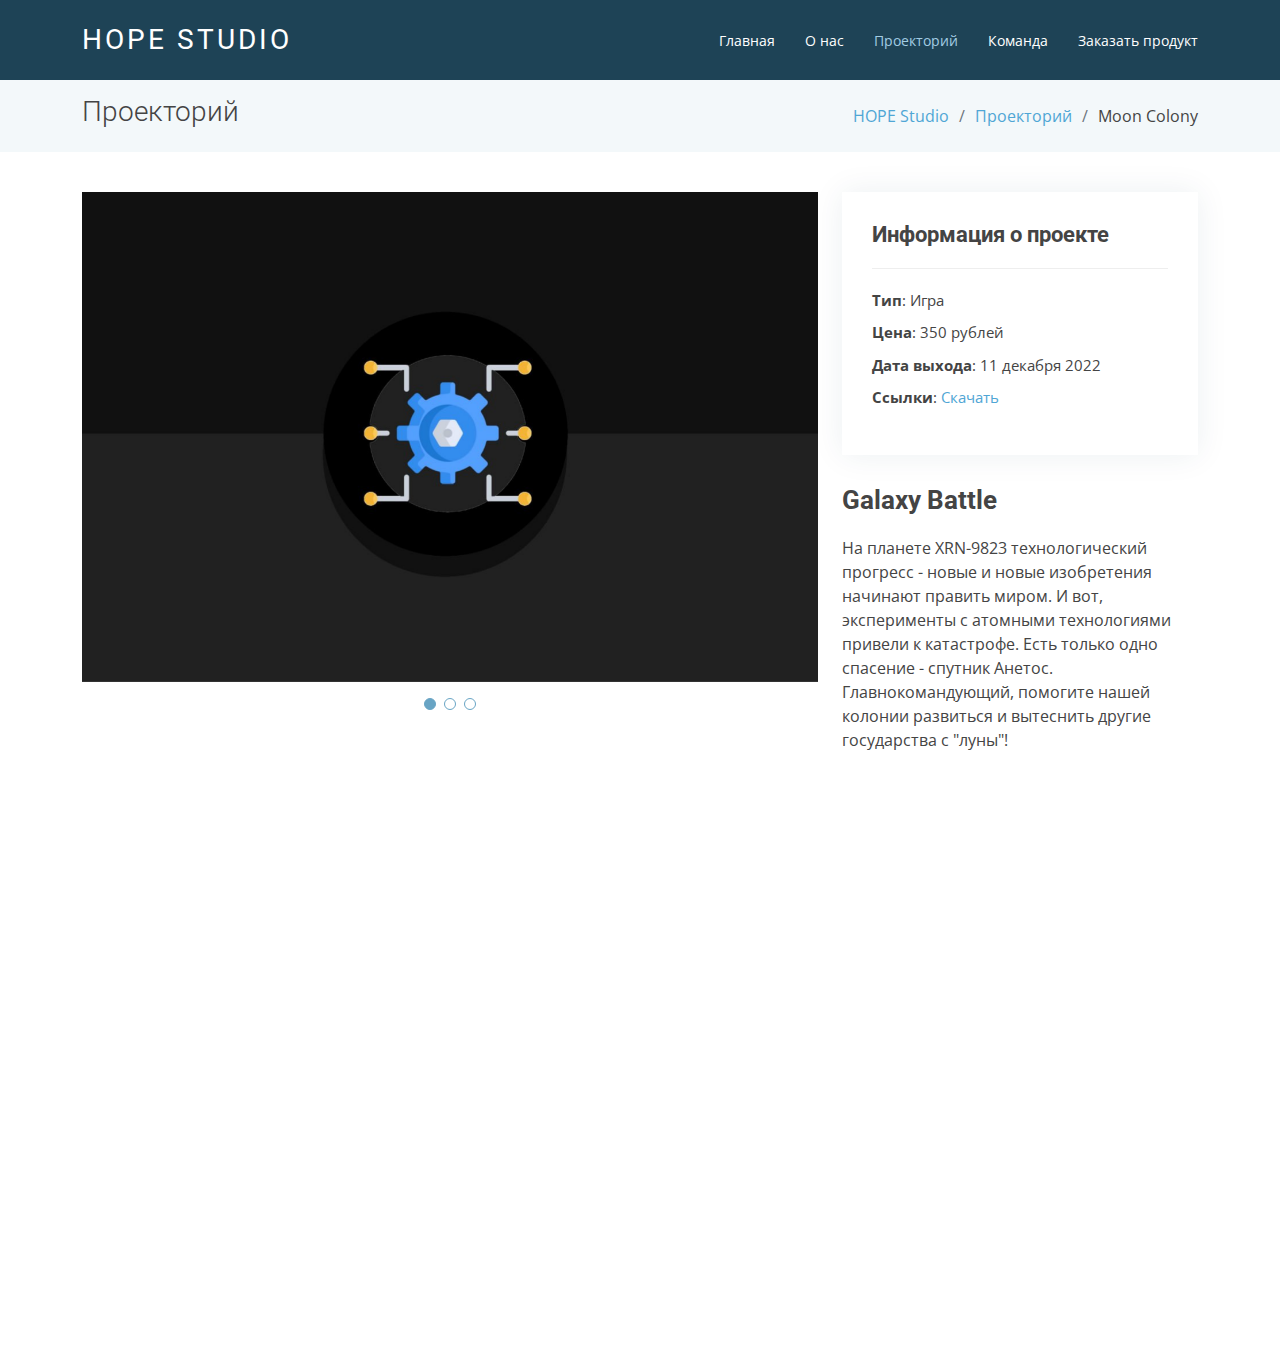
<file: projects/moon-colony/index.html>
<!DOCTYPE html>
<html lang="en">

<head>
  <meta charset="utf-8">
  <meta content="width=device-width, initial-scale=1.0" name="viewport">

  <title>HOPE Studio | GalaxyBattle</title>
  <meta content="" name="description">
  <meta content="" name="keywords">

  <link href="https://befrimon.github.io/HOPE-site/assets/img/favicon.png" rel="icon">
  <link href="https://befrimon.github.io/HOPE-site/assets/img/apple-touch-icon.png" rel="apple-touch-icon">

  <link href="https://fonts.googleapis.com/css?family=Open+Sans:300,300i,400,400i,600,600i,700,700i|Roboto:300,300i,400,400i,500,500i,700,700i&display=swap" rel="stylesheet">

  <link href="https://befrimon.github.io/HOPE-site/assets/vendor/animate.css/animate.min.css" rel="stylesheet">
  <link href="https://befrimon.github.io/HOPE-site/assets/vendor/aos/aos.css" rel="stylesheet">
  <link href="https://befrimon.github.io/HOPE-site/assets/vendor/bootstrap/css/bootstrap.min.css" rel="stylesheet">
  <link href="https://befrimon.github.io/HOPE-site/assets/vendor/bootstrap-icons/bootstrap-icons.css" rel="stylesheet">
  <link href="https://befrimon.github.io/HOPE-site/assets/vendor/boxicons/css/boxicons.min.css" rel="stylesheet">
  <link href="https://befrimon.github.io/HOPE-site/assets/vendor/glightbox/css/glightbox.min.css" rel="stylesheet">
  <link href="https://befrimon.github.io/HOPE-site/assets/vendor/swiper/swiper-bundle.min.css" rel="stylesheet">

  <link href="https://befrimon.github.io/HOPE-site/assets/css/style.css" rel="stylesheet">
</head>

<body>
  <header id="header" class="fixed-top d-flex align-items-center ">
    <div class="container d-flex justify-content-between align-items-center">

      <div class="logo">
        <h1 class="text-light"><a href="index.html"><span>HOPE Studio</span></a></h1>
      </div>
     <nav id="navbar" class="navbar">
        <ul>
          <li><a href="https://befrimon.github.io/HOPE-site">Главная</a></li>
          <li><a href="https://befrimon.github.io/HOPE-site/about">О нас</a></li>
          <li><a class="active" href="https://befrimon.github.io/HOPE-site/projects">Проекторий</a></li>
          <li><a href="https://befrimon.github.io/HOPE-site/team">Команда</a></li>
          <li><a href="https://forms.gle/djeTDtcCwv5vTAN46">Заказать продукт</a></li>
        </ul>
        <i class="bi bi-list mobile-nav-toggle"></i>
      </nav>
    </div>
  </header>

  <main id="main">

    <section class="breadcrumbs">
      <div class="container">

        <div class="d-flex justify-content-between align-items-center">
          <h2>Проекторий</h2>
          <ol>
            <li><a href="https://befrimon.github.io/HOPE-site/">HOPE Studio</a></li>
            <li><a href="https://befrimon.github.io/HOPE-site/projects">Проекторий</a></li>
            <li>Moon Colony</li>
          </ol>
        </div>

      </div>
    </section>

    <section id="portfolio-details" class="portfolio-details">
      <div class="container">
        <div class="row gy-4">
          <div class="col-lg-8">
            <div class="portfolio-details-slider swiper">
              <div class="swiper-wrapper align-items-center">

                <div class="swiper-slide">
                  <img src="https://befrimon.github.io/HOPE-site/assets/img/gallery-1.jpg" alt="">
                </div>
                <div class="swiper-slide">
                  <img src="https://befrimon.github.io/HOPE-site/assets/img/gallery-2.jpg" alt="">
                </div>
                <div class="swiper-slide">
                  <img src="https://befrimon.github.io/HOPE-site/assets/img/gallery-3.jpg" alt="">
                </div>

              </div>
              <div class="swiper-pagination"></div>
            </div>
          </div>

          <div class="col-lg-4">
            <div class="portfolio-info">
              <h3>Информация о проекте</h3>
              <ul>
                <li><strong>Тип</strong>: Игра</li>
                <li><strong>Цена</strong>: 350 рублей</li>
                <li><strong>Дата выхода</strong>: 11 декабря 2022</li>
                <li><strong>Ссылки</strong>: <a href="#">Скачать</a></li>
              </ul>
            </div>
            <div class="portfolio-description">
              <h2>Galaxy Battle</h2>
              <p>
                На планете XRN-9823 технологический прогресс - новые и новые изобретения начинают править миром. И вот, эксперименты с атомными технологиями привели к катастрофе. Есть только одно спасение - спутник Анетос. Главнокомандующий, помогите нашей колонии развиться и вытеснить другие государства с "луны"!
              </p>
            </div>
          </div>
        </div>
      </div>
    </section>
  </main>

 <footer id="footer" data-aos="fade-up" data-aos-easing="ease-in-out" data-aos-duration="500">
    <div class="footer-top">
      <div class="container">
        <div class="row">

          <div class="col-lg-3 col-md-6 footer-links">
            <h4>Основное</h4>
            <ul>
              <li><i class="bx bx-chevron-right"></i> <a href="https://hope-studio.ga">Главная</a></li>
              <li><i class="bx bx-chevron-right"></i> <a href="https://hope-studio.ga/about">О нас</a></li>
              <li><i class="bx bx-chevron-right"></i> <a href="https://hope-studio.ga/projects">Проекторий</a></li>
            </ul>
          </div>

          <div class="col-lg-3 col-md-6 footer-links">
            <h4>Наши продукты</h4>
            <ul>
              <li><i class="bx bx-chevron-right"></i> <a href="https://hope-studio.ga/projects">Наши игры</a></li>
              <li><i class="bx bx-chevron-right"></i> <a href="https://hope-studio.ga/projects">Наши боты</a></li>
              <li><i class="bx bx-chevron-right"></i> <a href="https://forms.gle/djeTDtcCwv5vTAN46">Заказать продукт</a></li>
            </ul>
          </div>

          <div class="col-lg-3 col-md-6 footer-contact">
            <h4>Контактные данные</h4>
            <p>
              ул. Автовская д. 5<br>
              г. Санкт-Петербург, <br>
              Россия <br><br>
              <strong>Telegram:</strong>+7 (931) 333-13-01<br>
              <strong>Email:</strong> hope.friends.393@gmail.com<br>
            </p>
          </div>

          <div class="col-lg-3 col-md-6 footer-info">
            <h3>Другие ссылки</h3>
            <p>Нас можно найти в социальных сетях. Подписывайтесь, чтобы не пропускать главные новости нашей студии.</p>
            <div class="social-links mt-3">
                Тут должны быть ссылки, возможно, они появятся...
            </div>
          </div>

        </div>
      </div>
    </div>

    <div class="container">
      <div class="copyright">
        &copy; Copyright <strong><span>HOPE Studio</span></strong>. All Rights Reserved
      </div>
    </div>
</footer>

  <a href="#" class="back-to-top d-flex align-items-center justify-content-center"><i class="bi bi-arrow-up-short"></i></a>

  <!-- Vendor JS Files -->
  <script src="https://befrimon.github.io/HOPE-site/assets/vendor/purecounter/purecounter_vanilla.js"></script>
  <script src="https://befrimon.github.io/HOPE-site/assets/vendor/aos/aos.js"></script>
  <script src="https://befrimon.github.io/HOPE-site/assets/vendor/bootstrap/js/bootstrap.bundle.min.js"></script>
  <script src="https://befrimon.github.io/HOPE-site/assets/vendor/glightbox/js/glightbox.min.js"></script>
  <script src="https://befrimon.github.io/HOPE-site/assets/vendor/isotope-layout/isotope.pkgd.min.js"></script>
  <script src="https://befrimon.github.io/HOPE-site/assets/vendor/swiper/swiper-bundle.min.js"></script>
  <script src="https://befrimon.github.io/HOPE-site/assets/vendor/waypoints/noframework.waypoints.js"></script>
  <script src="https://befrimon.github.io/HOPE-site/assets/vendor/php-email-form/validate.js"></script>

  <!-- Template Main JS File -->
  <script src="https://befrimon.github.io/HOPE-site/assets/js/main.js"></script>

</body>

</html>
</file>
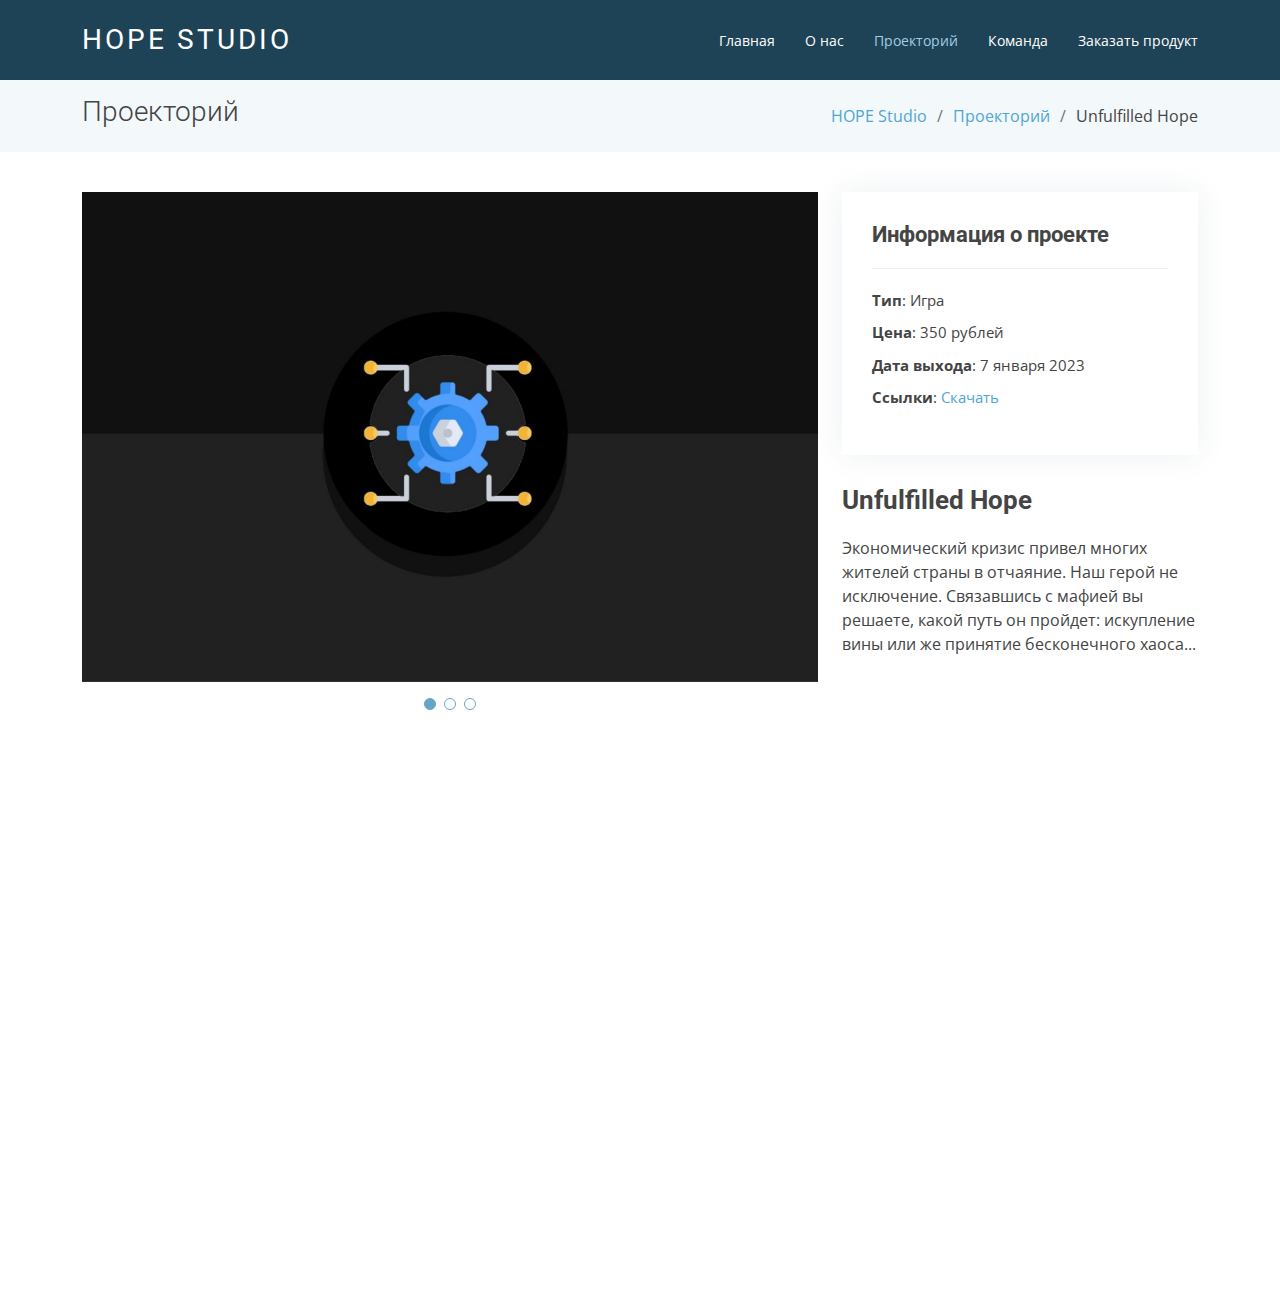
<file: projects/unfulfilled-hope/index.html>
<!DOCTYPE html>
<html lang="en">

<head>
  <meta charset="utf-8">
  <meta content="width=device-width, initial-scale=1.0" name="viewport">

  <title>HOPE Studio | GalaxyBattle</title>
  <meta content="" name="description">
  <meta content="" name="keywords">

  <link href="https://befrimon.github.io/HOPE-site/assets/img/favicon.png" rel="icon">
  <link href="https://befrimon.github.io/HOPE-site/assets/img/apple-touch-icon.png" rel="apple-touch-icon">

  <link href="https://fonts.googleapis.com/css?family=Open+Sans:300,300i,400,400i,600,600i,700,700i|Roboto:300,300i,400,400i,500,500i,700,700i&display=swap" rel="stylesheet">

  <link href="https://befrimon.github.io/HOPE-site/assets/vendor/animate.css/animate.min.css" rel="stylesheet">
  <link href="https://befrimon.github.io/HOPE-site/assets/vendor/aos/aos.css" rel="stylesheet">
  <link href="https://befrimon.github.io/HOPE-site/assets/vendor/bootstrap/css/bootstrap.min.css" rel="stylesheet">
  <link href="https://befrimon.github.io/HOPE-site/assets/vendor/bootstrap-icons/bootstrap-icons.css" rel="stylesheet">
  <link href="https://befrimon.github.io/HOPE-site/assets/vendor/boxicons/css/boxicons.min.css" rel="stylesheet">
  <link href="https://befrimon.github.io/HOPE-site/assets/vendor/glightbox/css/glightbox.min.css" rel="stylesheet">
  <link href="https://befrimon.github.io/HOPE-site/assets/vendor/swiper/swiper-bundle.min.css" rel="stylesheet">

  <link href="https://befrimon.github.io/HOPE-site/assets/css/style.css" rel="stylesheet">
</head>

<body>
  <header id="header" class="fixed-top d-flex align-items-center ">
    <div class="container d-flex justify-content-between align-items-center">

      <div class="logo">
        <h1 class="text-light"><a href="index.html"><span>HOPE Studio</span></a></h1>
      </div>
     <nav id="navbar" class="navbar">
        <ul>
          <li><a href="https://befrimon.github.io/HOPE-site">Главная</a></li>
          <li><a href="https://befrimon.github.io/HOPE-site/about">О нас</a></li>
          <li><a class="active" href="https://befrimon.github.io/HOPE-site/projects">Проекторий</a></li>
          <li><a href="https://befrimon.github.io/HOPE-site/team">Команда</a></li>
          <li><a href="https://forms.gle/djeTDtcCwv5vTAN46">Заказать продукт</a></li>
        </ul>
        <i class="bi bi-list mobile-nav-toggle"></i>
      </nav>
    </div>
  </header>

  <main id="main">

    <section class="breadcrumbs">
      <div class="container">

        <div class="d-flex justify-content-between align-items-center">
          <h2>Проекторий</h2>
          <ol>
            <li><a href="https://befrimon.github.io/HOPE-site/">HOPE Studio</a></li>
            <li><a href="https://befrimon.github.io/HOPE-site/projects">Проекторий</a></li>
            <li>Unfulfilled Hope</li>
          </ol>
        </div>

      </div>
    </section>

    <section id="portfolio-details" class="portfolio-details">
      <div class="container">
        <div class="row gy-4">
          <div class="col-lg-8">
            <div class="portfolio-details-slider swiper">
              <div class="swiper-wrapper align-items-center">

                <div class="swiper-slide">
                  <img src="https://befrimon.github.io/HOPE-site/assets/img/gallery-1.jpg" alt="">
                </div>
                <div class="swiper-slide">
                  <img src="https://befrimon.github.io/HOPE-site/assets/img/gallery-2.jpg" alt="">
                </div>
                <div class="swiper-slide">
                  <img src="https://befrimon.github.io/HOPE-site/assets/img/gallery-3.jpg" alt="">
                </div>

              </div>
              <div class="swiper-pagination"></div>
            </div>
          </div>

          <div class="col-lg-4">
            <div class="portfolio-info">
              <h3>Информация о проекте</h3>
              <ul>
                <li><strong>Тип</strong>: Игра</li>
                <li><strong>Цена</strong>: 350 рублей</li>
                <li><strong>Дата выхода</strong>: 7 января 2023</li>
                <li><strong>Ссылки</strong>: <a href="#">Скачать</a></li>
              </ul>
            </div>
            <div class="portfolio-description">
              <h2>Unfulfilled Hope</h2>
              <p>
                Экономический кризис привел многих жителей страны в отчаяние. Наш герой не исключение. Связавшись с мафией вы решаете, какой путь он пройдет: искупление вины или же принятие бесконечного хаоса...
              </p>
            </div>
          </div>
        </div>
      </div>
    </section>
  </main>

 <footer id="footer" data-aos="fade-up" data-aos-easing="ease-in-out" data-aos-duration="500">
    <div class="footer-top">
      <div class="container">
        <div class="row">

          <div class="col-lg-3 col-md-6 footer-links">
            <h4>Основное</h4>
            <ul>
              <li><i class="bx bx-chevron-right"></i> <a href="https://hope-studio.ga">Главная</a></li>
              <li><i class="bx bx-chevron-right"></i> <a href="https://hope-studio.ga/about">О нас</a></li>
              <li><i class="bx bx-chevron-right"></i> <a href="https://hope-studio.ga/projects">Проекторий</a></li>
            </ul>
          </div>

          <div class="col-lg-3 col-md-6 footer-links">
            <h4>Наши продукты</h4>
            <ul>
              <li><i class="bx bx-chevron-right"></i> <a href="https://hope-studio.ga/projects">Наши игры</a></li>
              <li><i class="bx bx-chevron-right"></i> <a href="https://hope-studio.ga/projects">Наши боты</a></li>
              <li><i class="bx bx-chevron-right"></i> <a href="https://forms.gle/djeTDtcCwv5vTAN46">Заказать продукт</a></li>
            </ul>
          </div>

          <div class="col-lg-3 col-md-6 footer-contact">
            <h4>Контактные данные</h4>
            <p>
              ул. Автовская д. 5<br>
              г. Санкт-Петербург, <br>
              Россия <br><br>
              <strong>Telegram:</strong>+7 (931) 333-13-01<br>
              <strong>Email:</strong> hope.friends.393@gmail.com<br>
            </p>
          </div>

          <div class="col-lg-3 col-md-6 footer-info">
            <h3>Другие ссылки</h3>
            <p>Нас можно найти в социальных сетях. Подписывайтесь, чтобы не пропускать главные новости нашей студии.</p>
            <div class="social-links mt-3">
                Тут должны быть ссылки, возможно, они появятся...
            </div>
          </div>

        </div>
      </div>
    </div>

    <div class="container">
      <div class="copyright">
        &copy; Copyright <strong><span>HOPE Studio</span></strong>. All Rights Reserved
      </div>
    </div>
</footer>

  <a href="#" class="back-to-top d-flex align-items-center justify-content-center"><i class="bi bi-arrow-up-short"></i></a>

  <!-- Vendor JS Files -->
  <script src="https://befrimon.github.io/HOPE-site/assets/vendor/purecounter/purecounter_vanilla.js"></script>
  <script src="https://befrimon.github.io/HOPE-site/assets/vendor/aos/aos.js"></script>
  <script src="https://befrimon.github.io/HOPE-site/assets/vendor/bootstrap/js/bootstrap.bundle.min.js"></script>
  <script src="https://befrimon.github.io/HOPE-site/assets/vendor/glightbox/js/glightbox.min.js"></script>
  <script src="https://befrimon.github.io/HOPE-site/assets/vendor/isotope-layout/isotope.pkgd.min.js"></script>
  <script src="https://befrimon.github.io/HOPE-site/assets/vendor/swiper/swiper-bundle.min.js"></script>
  <script src="https://befrimon.github.io/HOPE-site/assets/vendor/waypoints/noframework.waypoints.js"></script>
  <script src="https://befrimon.github.io/HOPE-site/assets/vendor/php-email-form/validate.js"></script>

  <!-- Template Main JS File -->
  <script src="https://befrimon.github.io/HOPE-site/assets/js/main.js"></script>

</body>

</html>
</file>
